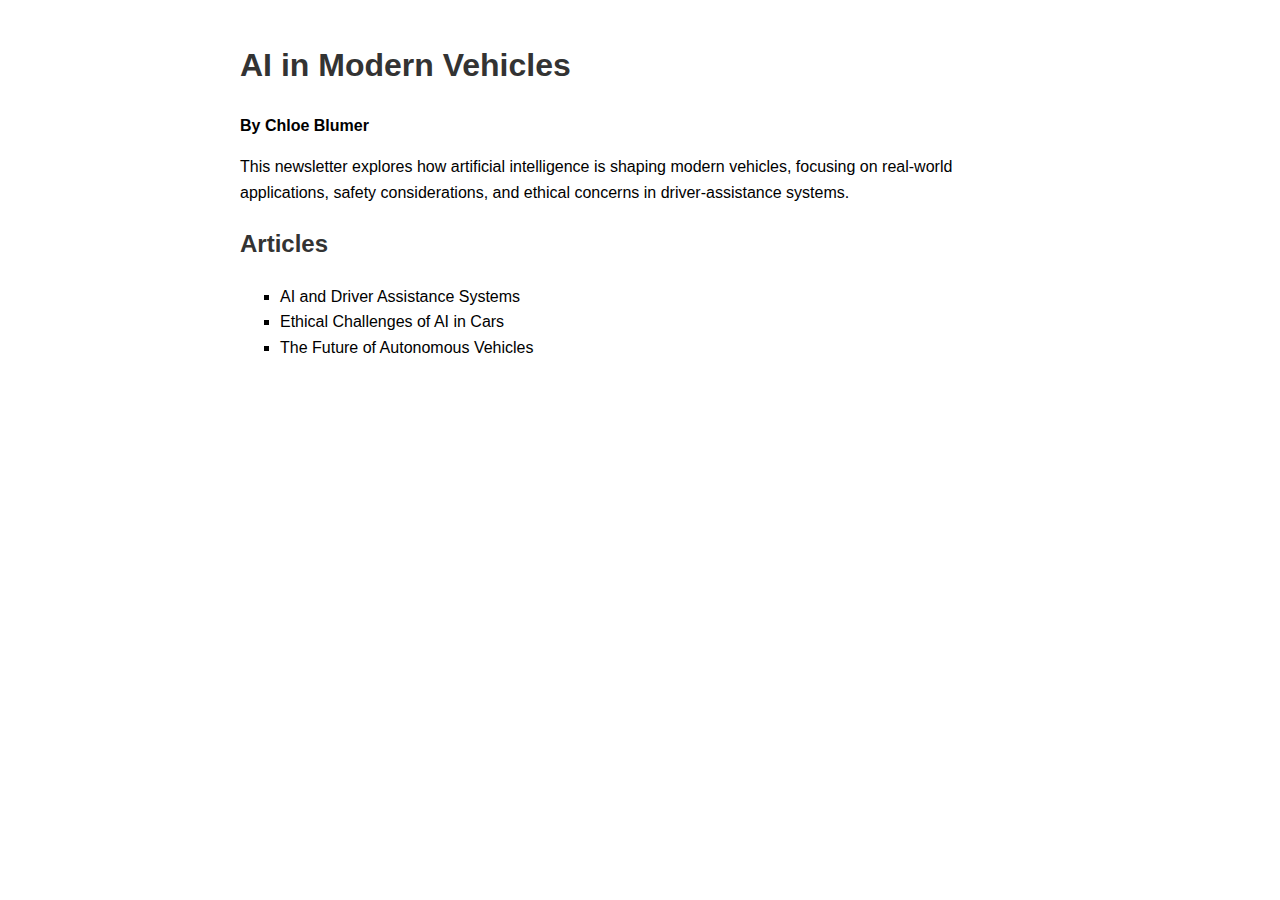
<file: index.htm>
<!DOCTYPE html>
<html lang="en">
<head>
  <meta charset="UTF-8">
  <title>AI in Modern Vehicles</title>
  <style>
    body {
      font-family: Arial, sans-serif;
      max-width: 800px;
      margin: 40px auto;
      line-height: 1.6;
    }
    h1, h2 {
      color: #333;
    }
    ul.post-list {
      list-style-type: square;
    }
  </style>
</head>
<body>

  <h1>AI in Modern Vehicles</h1>
  <p><strong>By Chloe Blumer</strong></p>

  <p>
    This newsletter explores how artificial intelligence is shaping modern vehicles,
    focusing on real-world applications, safety considerations, and ethical concerns
    in driver-assistance systems.
  </p>

  <h2>Articles</h2>
  <ul class="post-list">
    <li>AI and Driver Assistance Systems</li>
    <li>Ethical Challenges of AI in Cars</li>
    <li>The Future of Autonomous Vehicles</li>
  </ul>

</body>
</html>
</file>
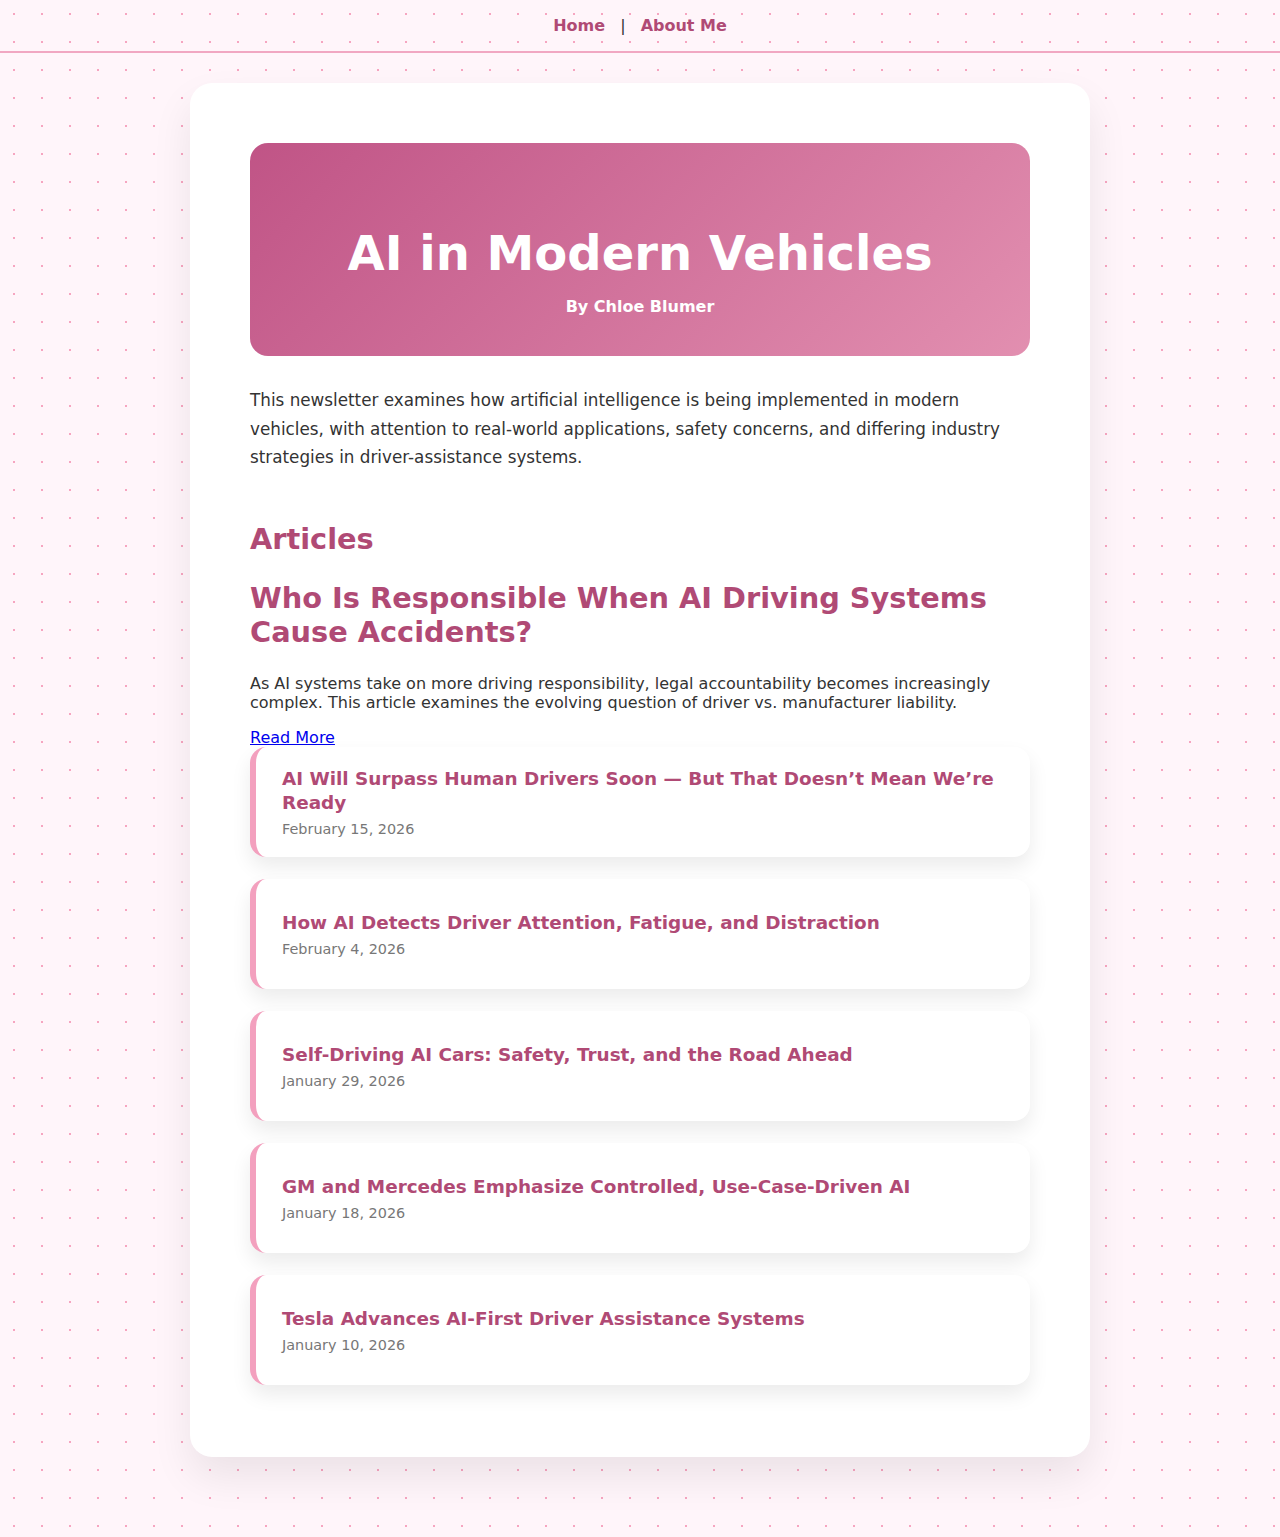
<file: index.html>
<!DOCTYPE html>
<html lang="en">
<head>
  <meta charset="UTF-8">
  <title>AI in Modern Vehicles</title>
  <link rel="stylesheet" href="style.css">
</head>

<body>

  <!-- REQUIRED NAVIGATION -->
  <nav class="top-nav" style="text-align: center; margin-bottom: 30px;">
    <a href="index.html">Home</a>
    <span> | </span>
    <a href="about.html">About Me</a>
  </nav>

  <!-- MAIN NOTEBOOK CARD -->
  <main class="notebook">

    <!-- CENTERED TITLE + NAME -->
    <header style="text-align: center; margin-bottom: 30px;">
      <h1>AI in Modern Vehicles</h1>
      <p class="byline">By Chloe Blumer</p>
    </header>

    <p class="intro">
      This newsletter examines how artificial intelligence is being implemented in modern vehicles,
      with attention to real-world applications, safety concerns, and differing industry strategies
      in driver-assistance systems.
    </p>

    <section class="articles">
      <h2>Articles</h2>

      <ul class="post-list">

       <div class="article-card">
  <h2>Who Is Responsible When AI Driving Systems Cause Accidents?</h2>
  <p>
    As AI systems take on more driving responsibility, legal accountability becomes increasingly complex. This article examines the evolving question of driver vs. manufacturer liability.
  </p>
  <a href="ai-liability.html">Read More</a>
</div>
        
        <!-- AI Safety Research -->
        <li>
          <a class="post-card" href="ai-driving-safety.html">
            <h3>AI Will Surpass Human Drivers Soon — But That Doesn’t Mean We’re Ready</h3>
            <span class="date">February 15, 2026</span>
          </a>
        </li>

        <!-- Driver Monitoring -->
        <li>
          <a class="post-card" href="driver-monitoring-ai.html">
            <h3>How AI Detects Driver Attention, Fatigue, and Distraction</h3>
            <span class="date">February 4, 2026</span>
          </a>
        </li>

        <!-- Self Driving Overview -->
        <li>
          <a class="post-card" href="self-driving-ai-cars.html">
            <h3>Self-Driving AI Cars: Safety, Trust, and the Road Ahead</h3>
            <span class="date">January 29, 2026</span>
          </a>
        </li>

        <!-- GM + Mercedes -->
        <li>
          <a class="post-card" href="gm-mercedes-controlled-use-case-ai.html">
            <h3>GM and Mercedes Emphasize Controlled, Use-Case-Driven AI</h3>
            <span class="date">January 18, 2026</span>
          </a>
        </li>

        <!-- Tesla Article (FIXED) -->
        <li>
          <a class="post-card" href="tesla-advances-ai-first-driver-assistance.html">
            <h3>Tesla Advances AI-First Driver Assistance Systems</h3>
            <span class="date">January 10, 2026</span>
          </a>
        </li>

      </ul>
    </section>

  </main>

</body>
</html>
</file>
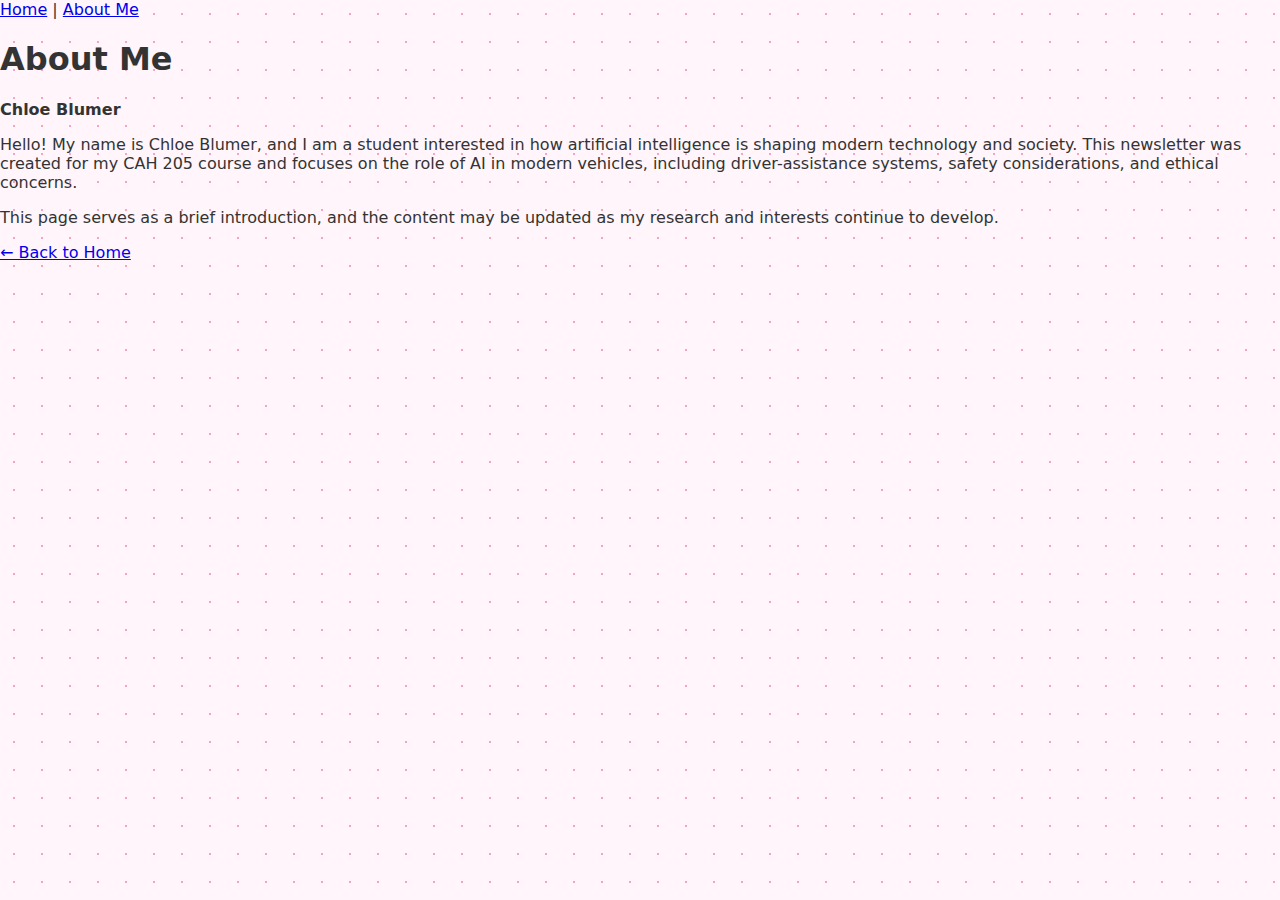
<file: about.html>
<!DOCTYPE html>
<html lang="en">
<head>
  <meta charset="UTF-8">
  <title>About Me</title>
  <link rel="stylesheet" href="style.css">
</head>

<body>
  <nav>
  <a href="index.html">Home</a> |
  <a href="about.html">About Me</a>
</nav>

  <h1>About Me</h1>

  <p><strong>Chloe Blumer</strong></p>

  <p>
    Hello! My name is Chloe Blumer, and I am a student interested in how artificial
    intelligence is shaping modern technology and society. This newsletter was created
    for my CAH 205 course and focuses on the role of AI in modern vehicles, including
    driver-assistance systems, safety considerations, and ethical concerns.
  </p>

  <p>
    This page serves as a brief introduction, and the content may be updated as my
    research and interests continue to develop.
  </p>

  <p>
    <a href="index.html">← Back to Home</a>
  </p>

</body>
</html>
</file>
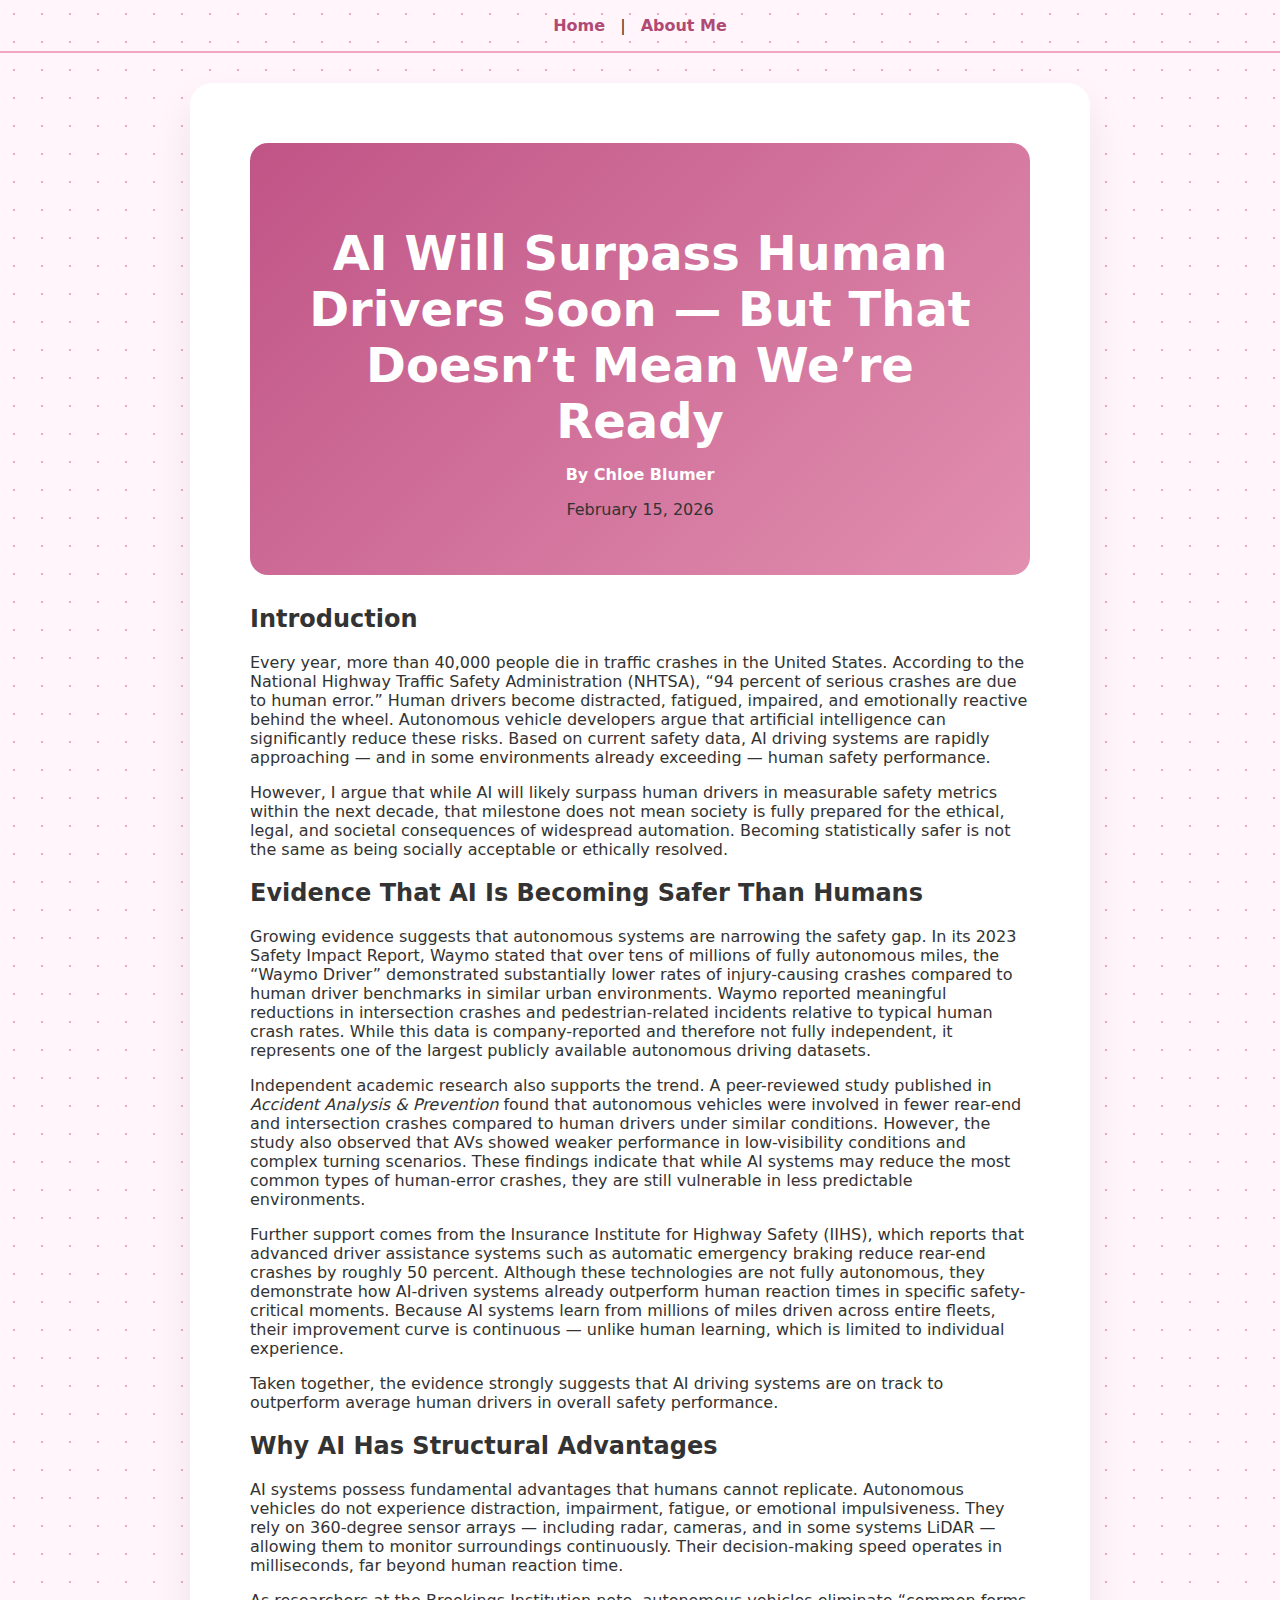
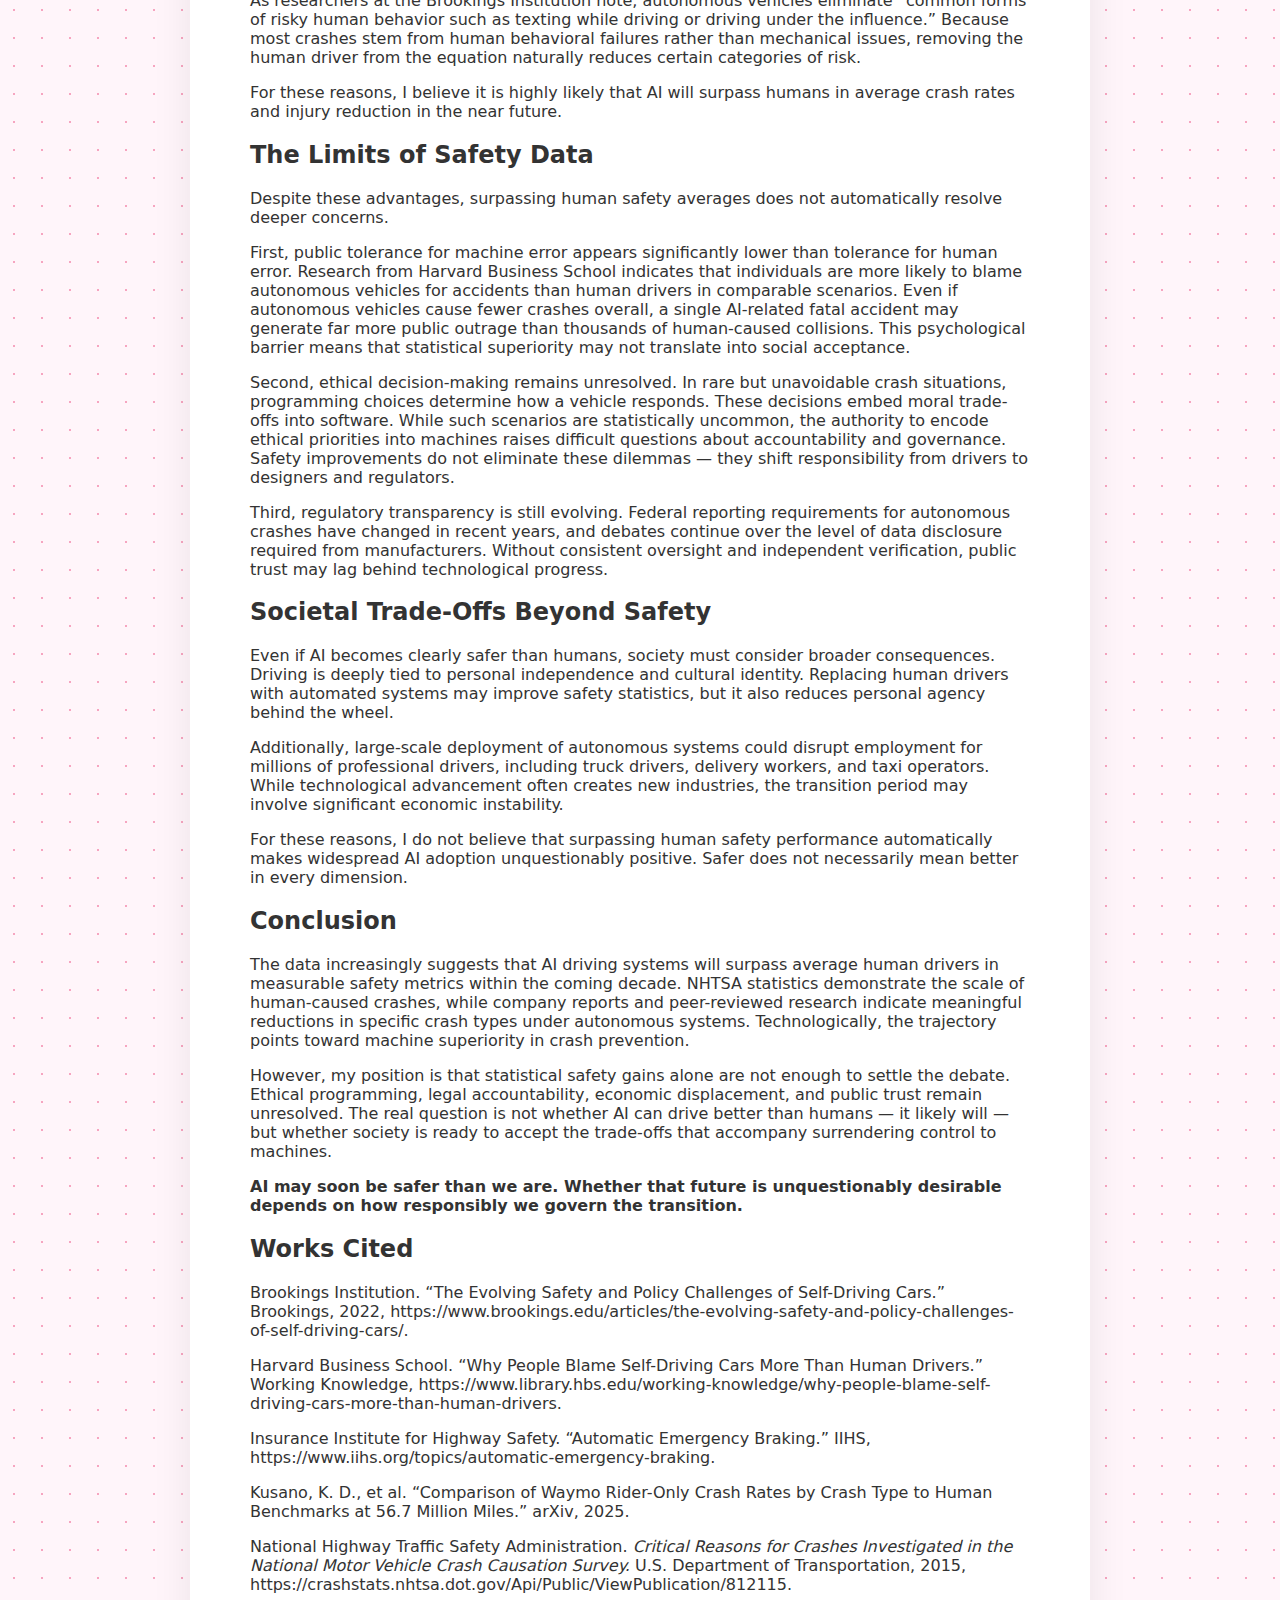
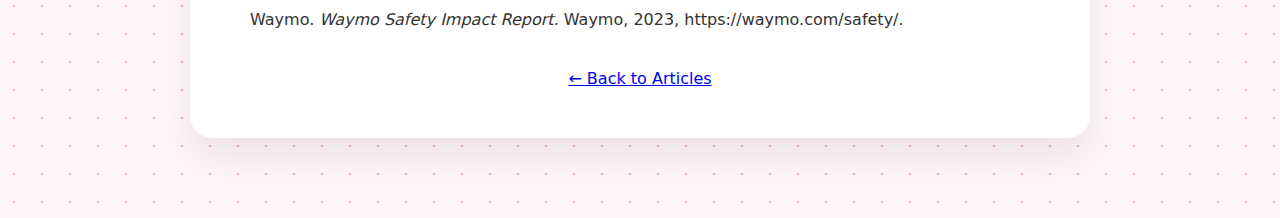
<file: ai-driving-safety.html>
<!DOCTYPE html>
<html lang="en">
<head>
  <meta charset="UTF-8">
  <title>AI Will Surpass Human Drivers Soon</title>
  <link rel="stylesheet" href="style.css">
</head>

<body>

  <!-- NAVIGATION -->
  <nav class="top-nav" style="text-align: center; margin-bottom: 30px;">
    <a href="index.html">Home</a>
    <span> | </span>
    <a href="about.html">About Me</a>
  </nav>

  <!-- NOTEBOOK CARD -->
  <main class="notebook">

    <header style="text-align: center; margin-bottom: 30px;">
      <h1>AI Will Surpass Human Drivers Soon — But That Doesn’t Mean We’re Ready</h1>
      <p class="byline">By Chloe Blumer</p>
      <p class="date">February 15, 2026</p>
    </header>

    <h2>Introduction</h2>
    <p>Every year, more than 40,000 people die in traffic crashes in the United States. According to the National Highway Traffic Safety Administration (NHTSA), “94 percent of serious crashes are due to human error.” Human drivers become distracted, fatigued, impaired, and emotionally reactive behind the wheel. Autonomous vehicle developers argue that artificial intelligence can significantly reduce these risks. Based on current safety data, AI driving systems are rapidly approaching — and in some environments already exceeding — human safety performance.</p>

    <p>However, I argue that while AI will likely surpass human drivers in measurable safety metrics within the next decade, that milestone does not mean society is fully prepared for the ethical, legal, and societal consequences of widespread automation. Becoming statistically safer is not the same as being socially acceptable or ethically resolved.</p>

    <h2>Evidence That AI Is Becoming Safer Than Humans</h2>
    <p>Growing evidence suggests that autonomous systems are narrowing the safety gap. In its 2023 Safety Impact Report, Waymo stated that over tens of millions of fully autonomous miles, the “Waymo Driver” demonstrated substantially lower rates of injury-causing crashes compared to human driver benchmarks in similar urban environments. Waymo reported meaningful reductions in intersection crashes and pedestrian-related incidents relative to typical human crash rates. While this data is company-reported and therefore not fully independent, it represents one of the largest publicly available autonomous driving datasets.</p>

    <p>Independent academic research also supports the trend. A peer-reviewed study published in <em>Accident Analysis & Prevention</em> found that autonomous vehicles were involved in fewer rear-end and intersection crashes compared to human drivers under similar conditions. However, the study also observed that AVs showed weaker performance in low-visibility conditions and complex turning scenarios. These findings indicate that while AI systems may reduce the most common types of human-error crashes, they are still vulnerable in less predictable environments.</p>

    <p>Further support comes from the Insurance Institute for Highway Safety (IIHS), which reports that advanced driver assistance systems such as automatic emergency braking reduce rear-end crashes by roughly 50 percent. Although these technologies are not fully autonomous, they demonstrate how AI-driven systems already outperform human reaction times in specific safety-critical moments. Because AI systems learn from millions of miles driven across entire fleets, their improvement curve is continuous — unlike human learning, which is limited to individual experience.</p>

    <p>Taken together, the evidence strongly suggests that AI driving systems are on track to outperform average human drivers in overall safety performance.</p>

    <h2>Why AI Has Structural Advantages</h2>
    <p>AI systems possess fundamental advantages that humans cannot replicate. Autonomous vehicles do not experience distraction, impairment, fatigue, or emotional impulsiveness. They rely on 360-degree sensor arrays — including radar, cameras, and in some systems LiDAR — allowing them to monitor surroundings continuously. Their decision-making speed operates in milliseconds, far beyond human reaction time.</p>

    <p>As researchers at the Brookings Institution note, autonomous vehicles eliminate “common forms of risky human behavior such as texting while driving or driving under the influence.” Because most crashes stem from human behavioral failures rather than mechanical issues, removing the human driver from the equation naturally reduces certain categories of risk.</p>

    <p>For these reasons, I believe it is highly likely that AI will surpass humans in average crash rates and injury reduction in the near future.</p>

    <h2>The Limits of Safety Data</h2>
    <p>Despite these advantages, surpassing human safety averages does not automatically resolve deeper concerns.</p>

    <p>First, public tolerance for machine error appears significantly lower than tolerance for human error. Research from Harvard Business School indicates that individuals are more likely to blame autonomous vehicles for accidents than human drivers in comparable scenarios. Even if autonomous vehicles cause fewer crashes overall, a single AI-related fatal accident may generate far more public outrage than thousands of human-caused collisions. This psychological barrier means that statistical superiority may not translate into social acceptance.</p>

    <p>Second, ethical decision-making remains unresolved. In rare but unavoidable crash situations, programming choices determine how a vehicle responds. These decisions embed moral trade-offs into software. While such scenarios are statistically uncommon, the authority to encode ethical priorities into machines raises difficult questions about accountability and governance. Safety improvements do not eliminate these dilemmas — they shift responsibility from drivers to designers and regulators.</p>

    <p>Third, regulatory transparency is still evolving. Federal reporting requirements for autonomous crashes have changed in recent years, and debates continue over the level of data disclosure required from manufacturers. Without consistent oversight and independent verification, public trust may lag behind technological progress.</p>

    <h2>Societal Trade-Offs Beyond Safety</h2>
    <p>Even if AI becomes clearly safer than humans, society must consider broader consequences. Driving is deeply tied to personal independence and cultural identity. Replacing human drivers with automated systems may improve safety statistics, but it also reduces personal agency behind the wheel.</p>

    <p>Additionally, large-scale deployment of autonomous systems could disrupt employment for millions of professional drivers, including truck drivers, delivery workers, and taxi operators. While technological advancement often creates new industries, the transition period may involve significant economic instability.</p>

    <p>For these reasons, I do not believe that surpassing human safety performance automatically makes widespread AI adoption unquestionably positive. Safer does not necessarily mean better in every dimension.</p>

    <h2>Conclusion</h2>
    <p>The data increasingly suggests that AI driving systems will surpass average human drivers in measurable safety metrics within the coming decade. NHTSA statistics demonstrate the scale of human-caused crashes, while company reports and peer-reviewed research indicate meaningful reductions in specific crash types under autonomous systems. Technologically, the trajectory points toward machine superiority in crash prevention.</p>

    <p>However, my position is that statistical safety gains alone are not enough to settle the debate. Ethical programming, legal accountability, economic displacement, and public trust remain unresolved. The real question is not whether AI can drive better than humans — it likely will — but whether society is ready to accept the trade-offs that accompany surrendering control to machines.</p>

    <p><strong>AI may soon be safer than we are. Whether that future is unquestionably desirable depends on how responsibly we govern the transition.</strong></p>

    <h2>Works Cited</h2>

    <p>Brookings Institution. “The Evolving Safety and Policy Challenges of Self-Driving Cars.” Brookings, 2022, https://www.brookings.edu/articles/the-evolving-safety-and-policy-challenges-of-self-driving-cars/.</p>

    <p>Harvard Business School. “Why People Blame Self-Driving Cars More Than Human Drivers.” Working Knowledge, https://www.library.hbs.edu/working-knowledge/why-people-blame-self-driving-cars-more-than-human-drivers.</p>

    <p>Insurance Institute for Highway Safety. “Automatic Emergency Braking.” IIHS, https://www.iihs.org/topics/automatic-emergency-braking.</p>

    <p>Kusano, K. D., et al. “Comparison of Waymo Rider-Only Crash Rates by Crash Type to Human Benchmarks at 56.7 Million Miles.” arXiv, 2025.</p>

    <p>National Highway Traffic Safety Administration. <em>Critical Reasons for Crashes Investigated in the National Motor Vehicle Crash Causation Survey.</em> U.S. Department of Transportation, 2015, https://crashstats.nhtsa.dot.gov/Api/Public/ViewPublication/812115.</p>

    <p>Waymo. <em>Waymo Safety Impact Report.</em> Waymo, 2023, https://waymo.com/safety/.</p>

    <div style="text-align: center; margin-top: 40px;">
  <a href="index.html" class="back-button">← Back to Articles</a>
</div>

    
  </main>

</body>
</html>
</file>
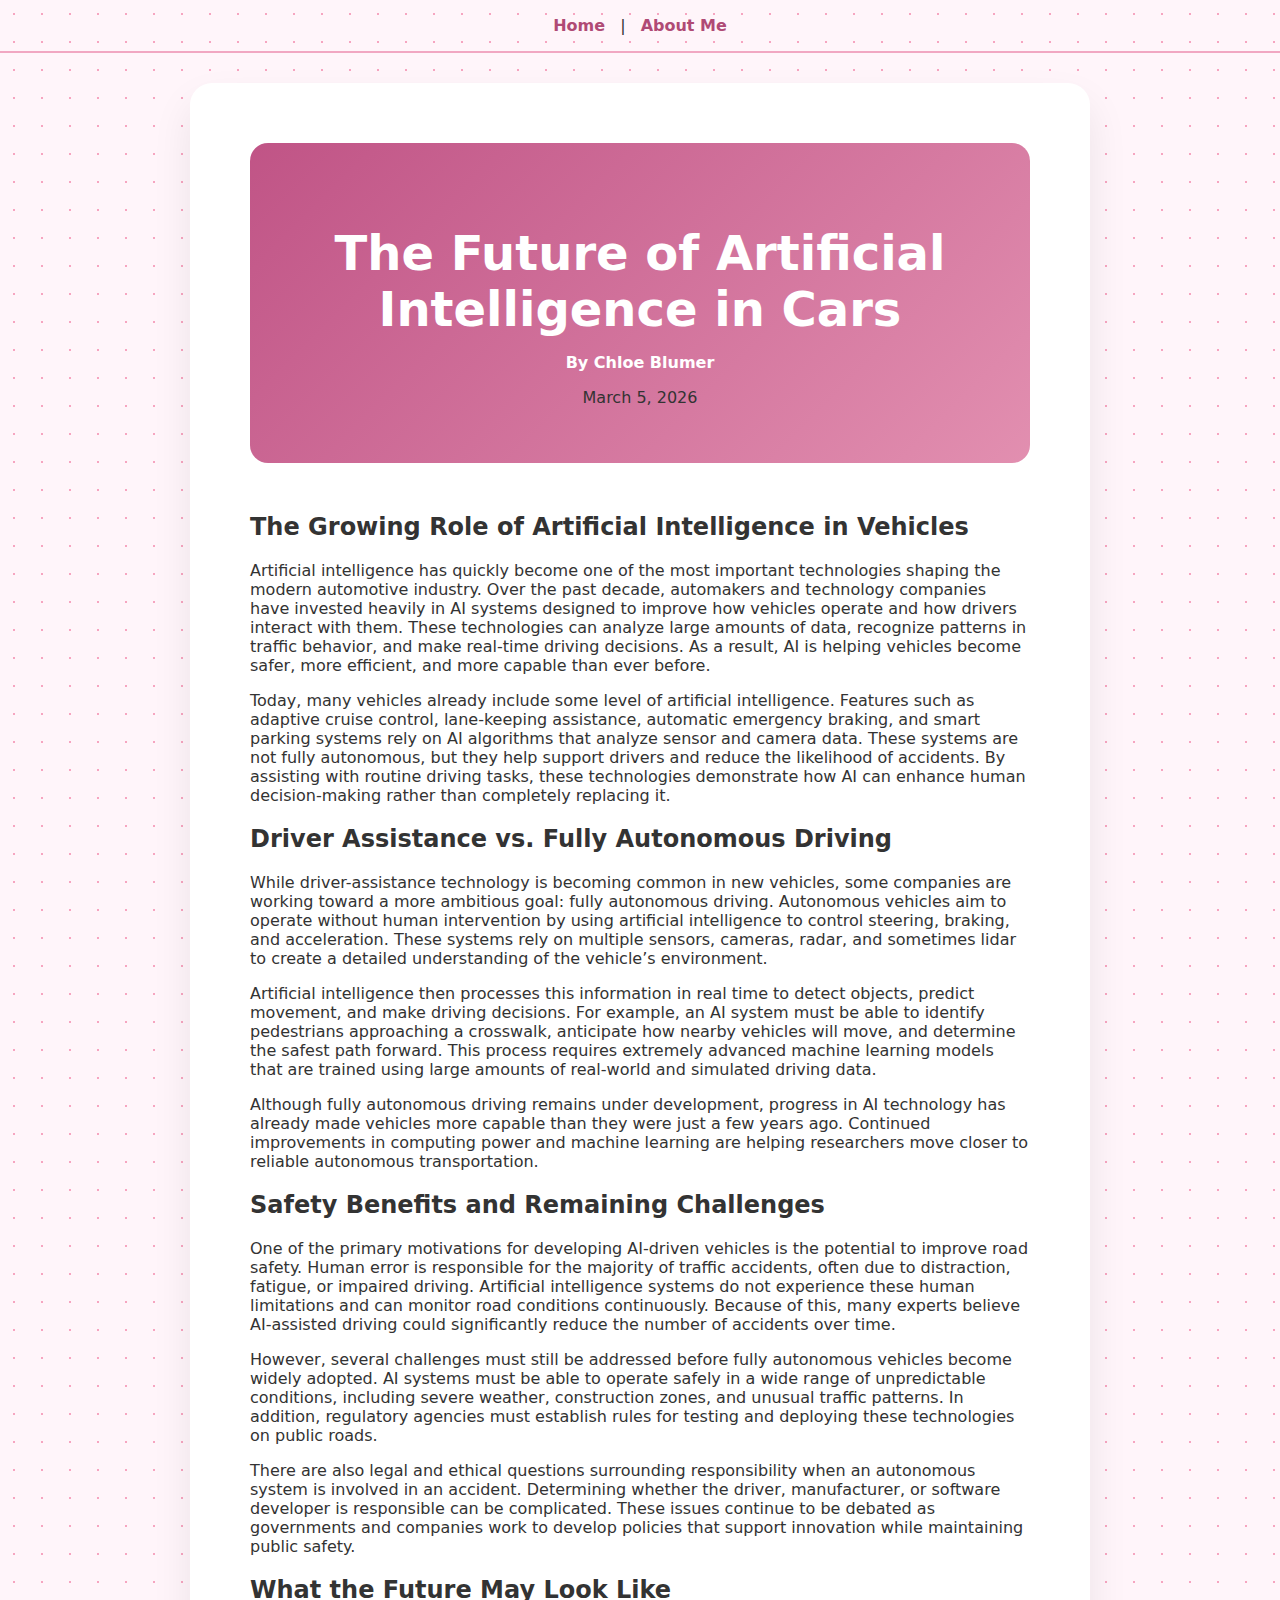
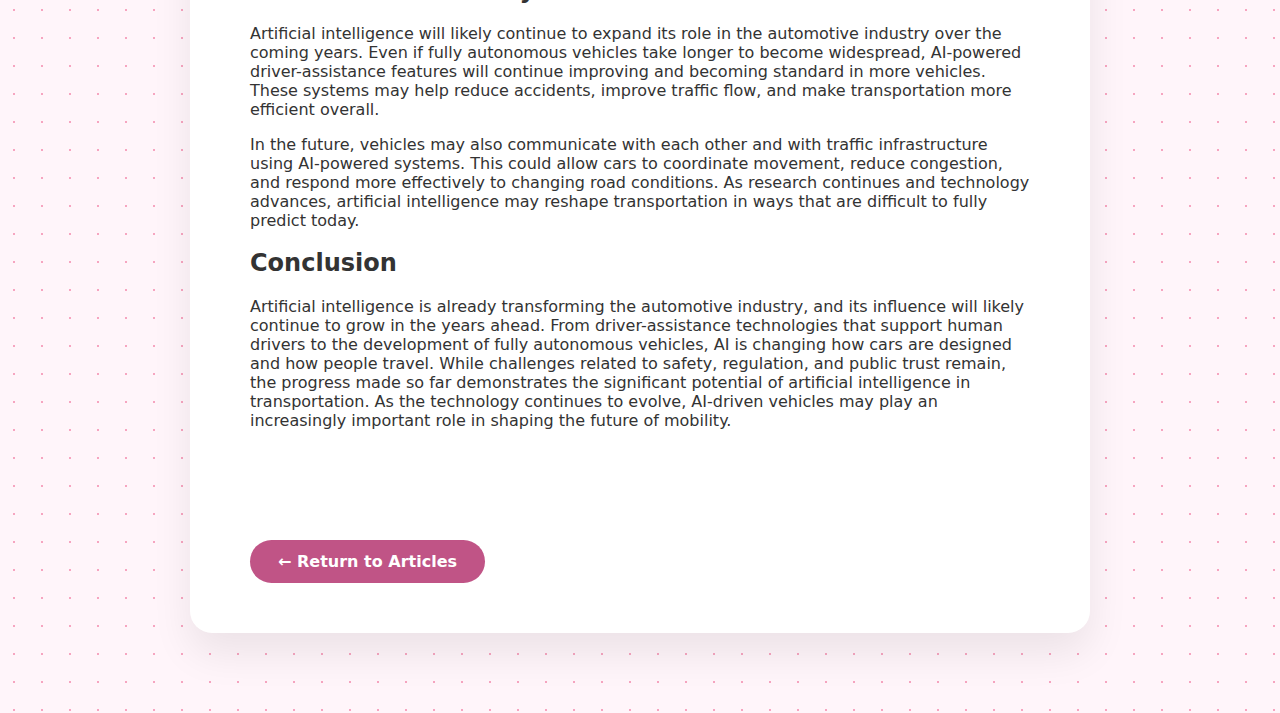
<file: ai-future-cars.html>
<!DOCTYPE html>
<html lang="en">
<head>
  <meta charset="UTF-8">
  <title>The Future of Artificial Intelligence in Cars</title>
  <link rel="stylesheet" href="style.css">
</head>

<body>

  <!-- NAVIGATION -->
  <nav class="top-nav" style="text-align: center; margin-bottom: 30px;">
    <a href="index.html">Home</a>
    <span> | </span>
    <a href="about.html">About Me</a>
  </nav>

  <!-- MAIN NOTEBOOK CARD -->
  <main class="notebook">

    <!-- PINK HEADER CARD -->
    <header style="text-align:center; margin-bottom:50px;">
      <div class="article-header">
        <h1>The Future of Artificial Intelligence in Cars</h1>
        <p class="byline">By Chloe Blumer</p>
        <p class="date">March 5, 2026</p>
      </div>
    </header>


    <h2>The Growing Role of Artificial Intelligence in Vehicles</h2>

    <p>
    Artificial intelligence has quickly become one of the most important technologies shaping the modern automotive industry. Over the past decade, automakers and technology companies have invested heavily in AI systems designed to improve how vehicles operate and how drivers interact with them. These technologies can analyze large amounts of data, recognize patterns in traffic behavior, and make real-time driving decisions. As a result, AI is helping vehicles become safer, more efficient, and more capable than ever before.
    </p>

    <p>
    Today, many vehicles already include some level of artificial intelligence. Features such as adaptive cruise control, lane-keeping assistance, automatic emergency braking, and smart parking systems rely on AI algorithms that analyze sensor and camera data. These systems are not fully autonomous, but they help support drivers and reduce the likelihood of accidents. By assisting with routine driving tasks, these technologies demonstrate how AI can enhance human decision-making rather than completely replacing it.
    </p>


    <h2>Driver Assistance vs. Fully Autonomous Driving</h2>

    <p>
    While driver-assistance technology is becoming common in new vehicles, some companies are working toward a more ambitious goal: fully autonomous driving. Autonomous vehicles aim to operate without human intervention by using artificial intelligence to control steering, braking, and acceleration. These systems rely on multiple sensors, cameras, radar, and sometimes lidar to create a detailed understanding of the vehicle’s environment.
    </p>

    <p>
    Artificial intelligence then processes this information in real time to detect objects, predict movement, and make driving decisions. For example, an AI system must be able to identify pedestrians approaching a crosswalk, anticipate how nearby vehicles will move, and determine the safest path forward. This process requires extremely advanced machine learning models that are trained using large amounts of real-world and simulated driving data.
    </p>

    <p>
    Although fully autonomous driving remains under development, progress in AI technology has already made vehicles more capable than they were just a few years ago. Continued improvements in computing power and machine learning are helping researchers move closer to reliable autonomous transportation.
    </p>


    <h2>Safety Benefits and Remaining Challenges</h2>

    <p>
    One of the primary motivations for developing AI-driven vehicles is the potential to improve road safety. Human error is responsible for the majority of traffic accidents, often due to distraction, fatigue, or impaired driving. Artificial intelligence systems do not experience these human limitations and can monitor road conditions continuously. Because of this, many experts believe AI-assisted driving could significantly reduce the number of accidents over time.
    </p>

    <p>
    However, several challenges must still be addressed before fully autonomous vehicles become widely adopted. AI systems must be able to operate safely in a wide range of unpredictable conditions, including severe weather, construction zones, and unusual traffic patterns. In addition, regulatory agencies must establish rules for testing and deploying these technologies on public roads.
    </p>

    <p>
    There are also legal and ethical questions surrounding responsibility when an autonomous system is involved in an accident. Determining whether the driver, manufacturer, or software developer is responsible can be complicated. These issues continue to be debated as governments and companies work to develop policies that support innovation while maintaining public safety.
    </p>


    <h2>What the Future May Look Like</h2>

    <p>
    Artificial intelligence will likely continue to expand its role in the automotive industry over the coming years. Even if fully autonomous vehicles take longer to become widespread, AI-powered driver-assistance features will continue improving and becoming standard in more vehicles. These systems may help reduce accidents, improve traffic flow, and make transportation more efficient overall.
    </p>

    <p>
    In the future, vehicles may also communicate with each other and with traffic infrastructure using AI-powered systems. This could allow cars to coordinate movement, reduce congestion, and respond more effectively to changing road conditions. As research continues and technology advances, artificial intelligence may reshape transportation in ways that are difficult to fully predict today.
    </p>


    <h2>Conclusion</h2>

    <p>
    Artificial intelligence is already transforming the automotive industry, and its influence will likely continue to grow in the years ahead. From driver-assistance technologies that support human drivers to the development of fully autonomous vehicles, AI is changing how cars are designed and how people travel. While challenges related to safety, regulation, and public trust remain, the progress made so far demonstrates the significant potential of artificial intelligence in transportation. As the technology continues to evolve, AI-driven vehicles may play an increasingly important role in shaping the future of mobility.
    </p>


    <div style="margin-top:50px;">
      <a href="index.html" class="return-button">← Return to Articles</a>
    </div>

  </main>

</body>
</html>
</file>
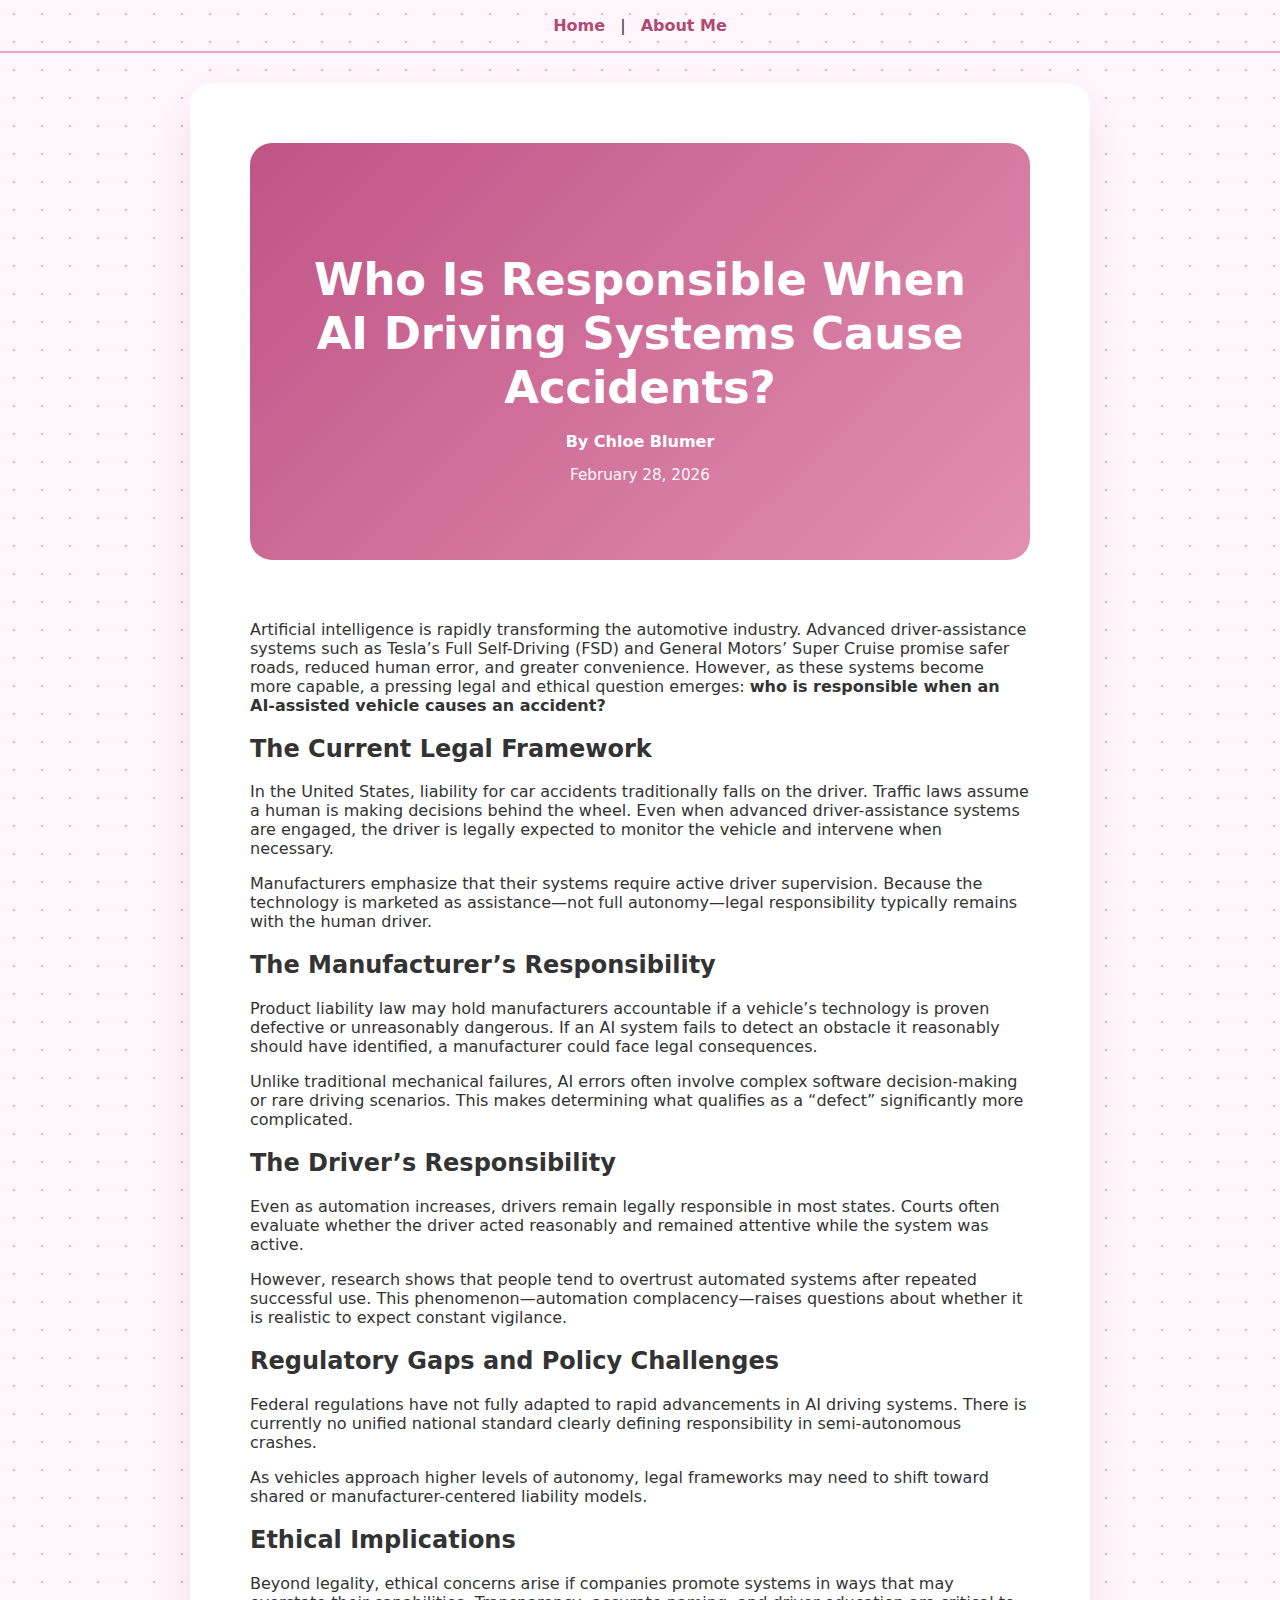
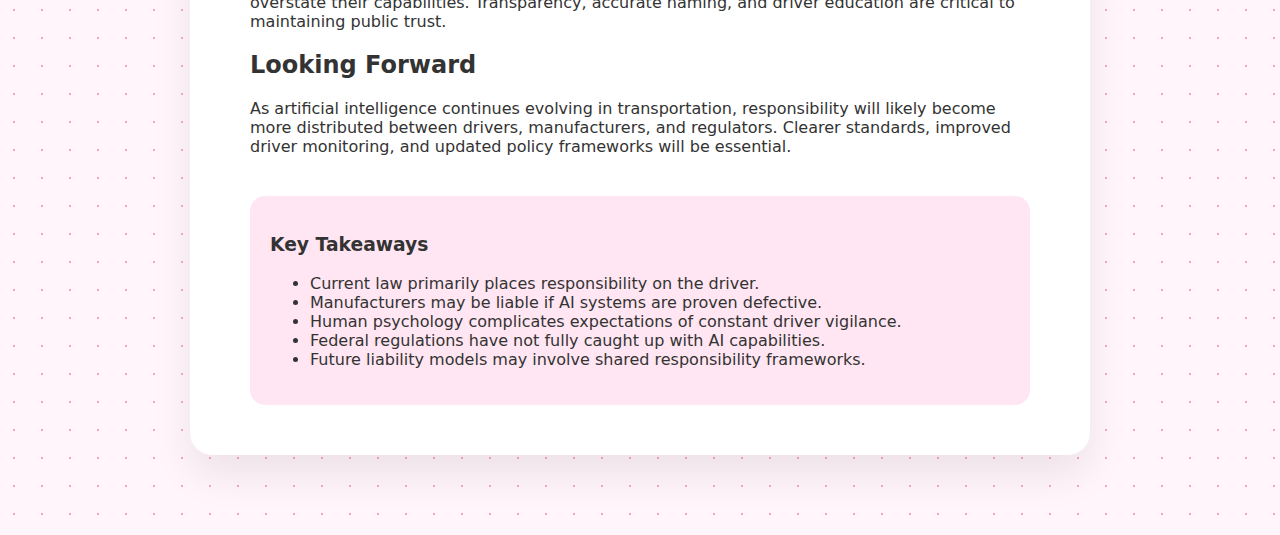
<file: ai-liability.html>
<!DOCTYPE html>
<html lang="en">
<head>
  <meta charset="UTF-8">
  <title>Who Is Responsible When AI Driving Systems Cause Accidents?</title>
  <link rel="stylesheet" href="style.css">
</head>

<body>

  <!-- REQUIRED NAVIGATION -->
  <nav class="top-nav" style="text-align: center; margin-bottom: 30px;">
    <a href="index.html">Home</a>
    <span> | </span>
    <a href="about.html">About Me</a>
  </nav>

  <!-- MAIN CONTENT CARD -->
  <main class="notebook">

    <!-- CENTERED TITLE + NAME -->
    <!-- HERO SECTION -->
<section class="article-hero">
  <h1>Who Is Responsible When AI Driving Systems Cause Accidents?</h1>
  <p class="byline">By Chloe Blumer</p>
  <p class="date">February 28, 2026</p>
</section>

    <p>
      Artificial intelligence is rapidly transforming the automotive industry. Advanced driver-assistance systems such as Tesla’s Full Self-Driving (FSD) and General Motors’ Super Cruise promise safer roads, reduced human error, and greater convenience. However, as these systems become more capable, a pressing legal and ethical question emerges: <strong>who is responsible when an AI-assisted vehicle causes an accident?</strong>
    </p>

    <h2>The Current Legal Framework</h2>
    <p>
      In the United States, liability for car accidents traditionally falls on the driver. Traffic laws assume a human is making decisions behind the wheel. Even when advanced driver-assistance systems are engaged, the driver is legally expected to monitor the vehicle and intervene when necessary.
    </p>
    <p>
      Manufacturers emphasize that their systems require active driver supervision. Because the technology is marketed as assistance—not full autonomy—legal responsibility typically remains with the human driver.
    </p>

    <h2>The Manufacturer’s Responsibility</h2>
    <p>
      Product liability law may hold manufacturers accountable if a vehicle’s technology is proven defective or unreasonably dangerous. If an AI system fails to detect an obstacle it reasonably should have identified, a manufacturer could face legal consequences.
    </p>
    <p>
      Unlike traditional mechanical failures, AI errors often involve complex software decision-making or rare driving scenarios. This makes determining what qualifies as a “defect” significantly more complicated.
    </p>

    <h2>The Driver’s Responsibility</h2>
    <p>
      Even as automation increases, drivers remain legally responsible in most states. Courts often evaluate whether the driver acted reasonably and remained attentive while the system was active.
    </p>
    <p>
      However, research shows that people tend to overtrust automated systems after repeated successful use. This phenomenon—automation complacency—raises questions about whether it is realistic to expect constant vigilance.
    </p>

    <h2>Regulatory Gaps and Policy Challenges</h2>
    <p>
      Federal regulations have not fully adapted to rapid advancements in AI driving systems. There is currently no unified national standard clearly defining responsibility in semi-autonomous crashes.
    </p>
    <p>
      As vehicles approach higher levels of autonomy, legal frameworks may need to shift toward shared or manufacturer-centered liability models.
    </p>

    <h2>Ethical Implications</h2>
    <p>
      Beyond legality, ethical concerns arise if companies promote systems in ways that may overstate their capabilities. Transparency, accurate naming, and driver education are critical to maintaining public trust.
    </p>

    <h2>Looking Forward</h2>
    <p>
      As artificial intelligence continues evolving in transportation, responsibility will likely become more distributed between drivers, manufacturers, and regulators. Clearer standards, improved driver monitoring, and updated policy frameworks will be essential.
    </p>

    <!-- KEY TAKEAWAYS BOX -->
    <div style="background-color: #ffe6f2; padding: 20px; border-radius: 15px; margin-top: 40px;">
      <h3>Key Takeaways</h3>
      <ul>
        <li>Current law primarily places responsibility on the driver.</li>
        <li>Manufacturers may be liable if AI systems are proven defective.</li>
        <li>Human psychology complicates expectations of constant driver vigilance.</li>
        <li>Federal regulations have not fully caught up with AI capabilities.</li>
        <li>Future liability models may involve shared responsibility frameworks.</li>
      </ul>
    </div>

  </main>

</body>
</html>
</file>
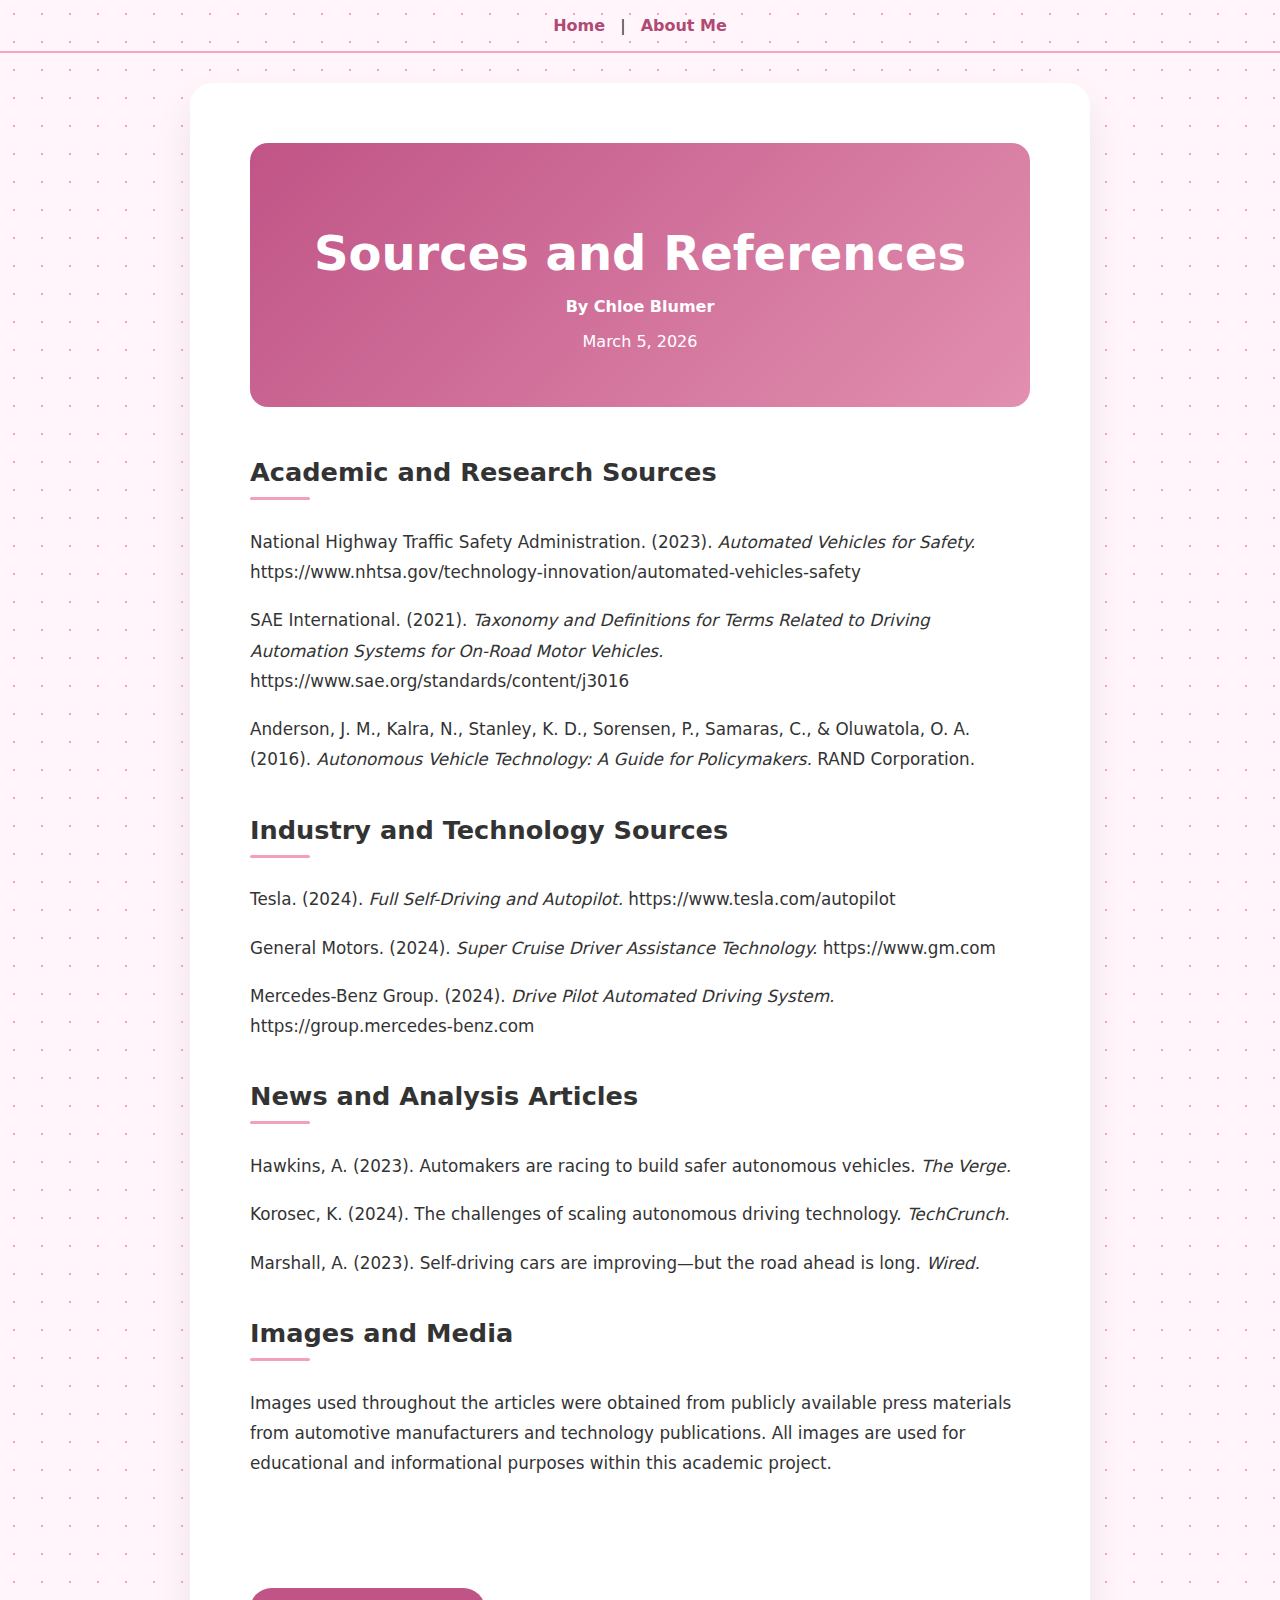
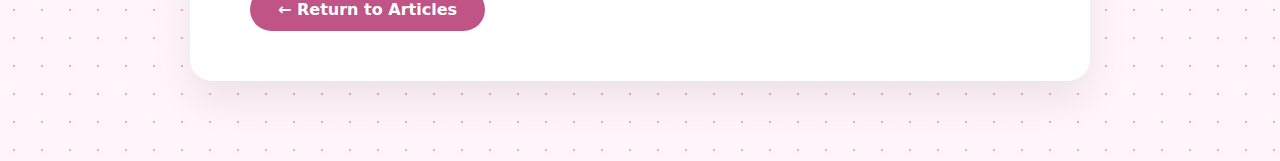
<file: ai-sources.html>
<!DOCTYPE html>
<html lang="en">
<head>
  <meta charset="UTF-8">
  <title>Sources and References</title>
  <link rel="stylesheet" href="style.css">
</head>

<body>

  <!-- NAVIGATION -->
  <nav class="top-nav" style="text-align: center; margin-bottom: 30px;">
    <a href="index.html">Home</a>
    <span> | </span>
    <a href="about.html">About Me</a>
  </nav>

  <!-- MAIN NOTEBOOK CARD -->
  <main class="notebook">

    <!-- PINK HEADER -->
    <header style="text-align:center; margin-bottom:50px;">
      <div class="article-header">
        <h1>Sources and References</h1>
        <p class="byline">By Chloe Blumer</p>
        <p class="date" style="color:white;">March 5, 2026</p>
      </div>
    </header>

    <!-- ARTICLE CONTENT WRAPPER -->
    <div class="article-content">

      <h2>Academic and Research Sources</h2>

      <p>
      National Highway Traffic Safety Administration. (2023). <em>Automated Vehicles for Safety.</em>
      https://www.nhtsa.gov/technology-innovation/automated-vehicles-safety
      </p>

      <p>
      SAE International. (2021). <em>Taxonomy and Definitions for Terms Related to Driving Automation Systems for On-Road Motor Vehicles.</em>
      https://www.sae.org/standards/content/j3016
      </p>

      <p>
      Anderson, J. M., Kalra, N., Stanley, K. D., Sorensen, P., Samaras, C., & Oluwatola, O. A. (2016).
      <em>Autonomous Vehicle Technology: A Guide for Policymakers.</em> RAND Corporation.
      </p>


      <h2>Industry and Technology Sources</h2>

      <p>
      Tesla. (2024). <em>Full Self-Driving and Autopilot.</em>
      https://www.tesla.com/autopilot
      </p>

      <p>
      General Motors. (2024). <em>Super Cruise Driver Assistance Technology.</em>
      https://www.gm.com
      </p>

      <p>
      Mercedes-Benz Group. (2024). <em>Drive Pilot Automated Driving System.</em>
      https://group.mercedes-benz.com
      </p>


      <h2>News and Analysis Articles</h2>

      <p>
      Hawkins, A. (2023). Automakers are racing to build safer autonomous vehicles.
      <em>The Verge.</em>
      </p>

      <p>
      Korosec, K. (2024). The challenges of scaling autonomous driving technology.
      <em>TechCrunch.</em>
      </p>

      <p>
      Marshall, A. (2023). Self-driving cars are improving—but the road ahead is long.
      <em>Wired.</em>
      </p>


      <h2>Images and Media</h2>

      <p>
      Images used throughout the articles were obtained from publicly available press
      materials from automotive manufacturers and technology publications. All images
      are used for educational and informational purposes within this academic project.
      </p>

    </div>

    <div style="margin-top:50px;">
      <a href="index.html" class="return-button">← Return to Articles</a>
    </div>

  </main>

</body>
</html>
</file>
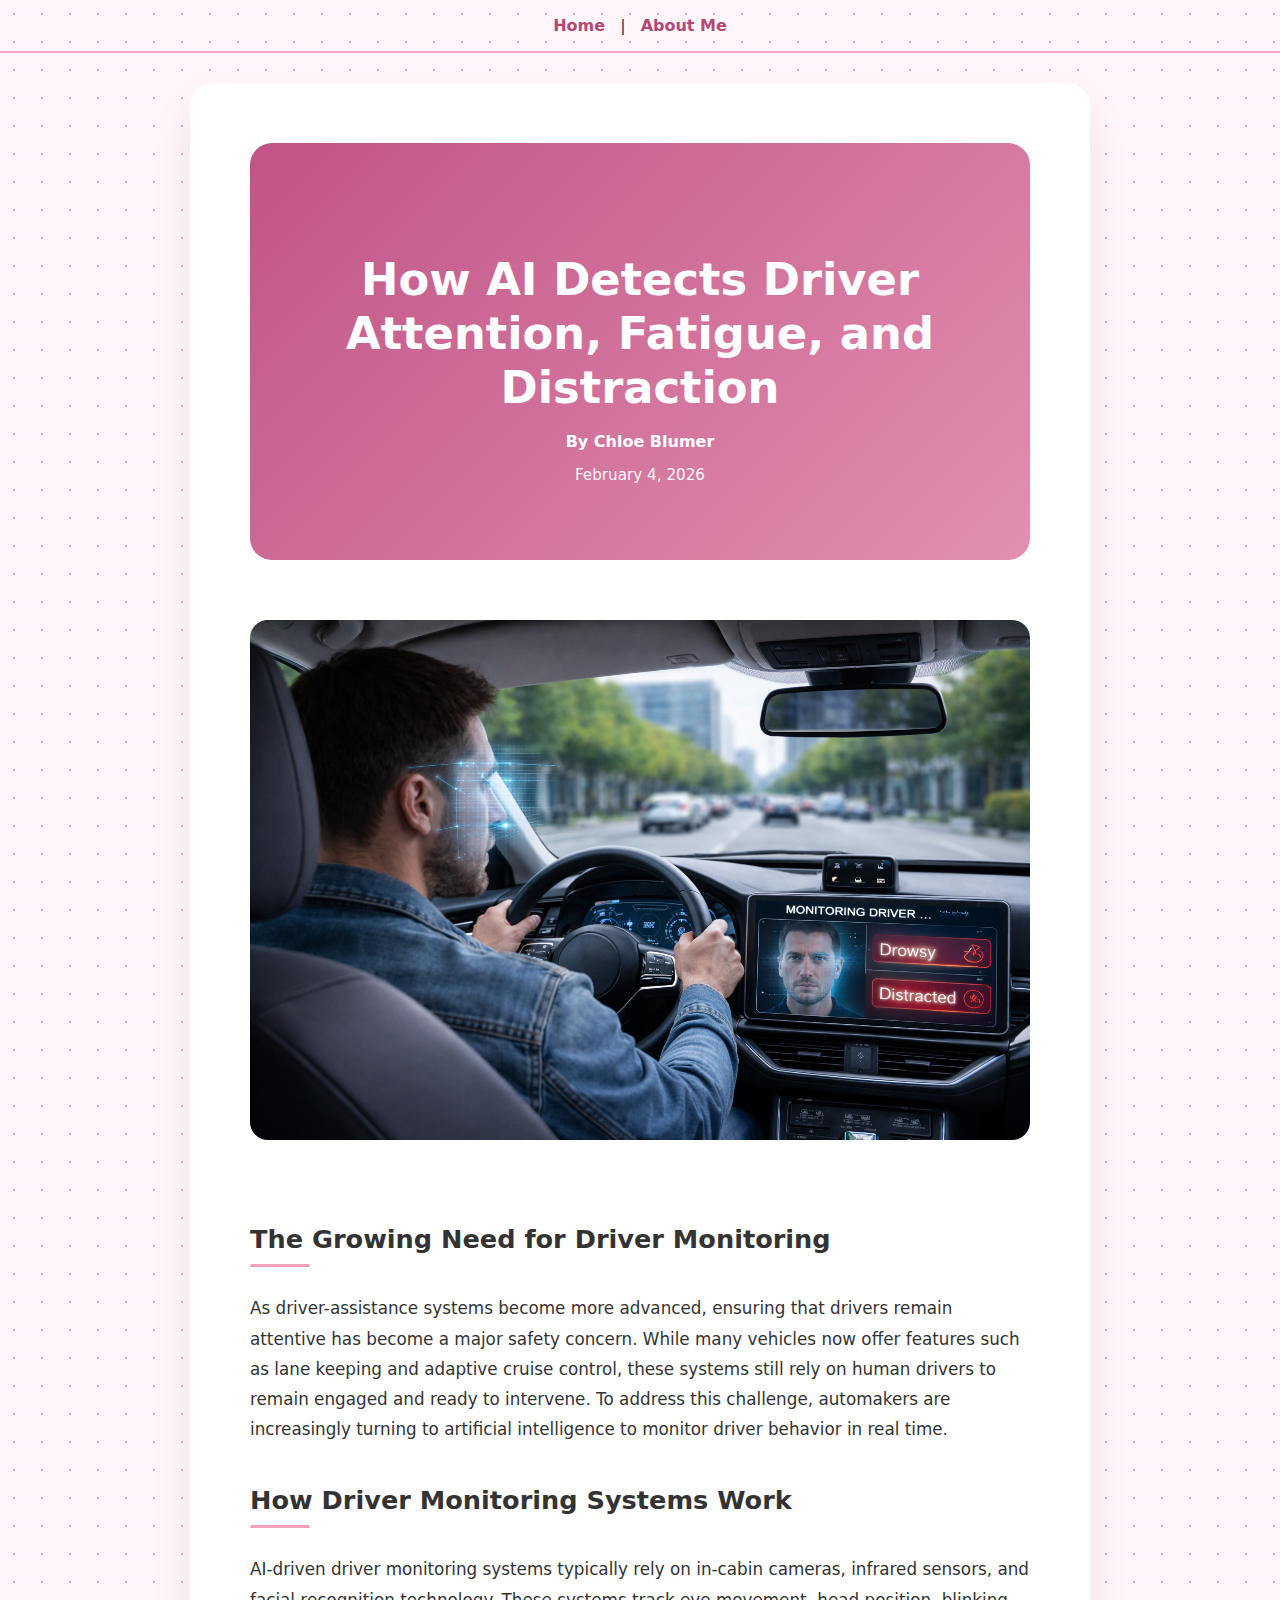
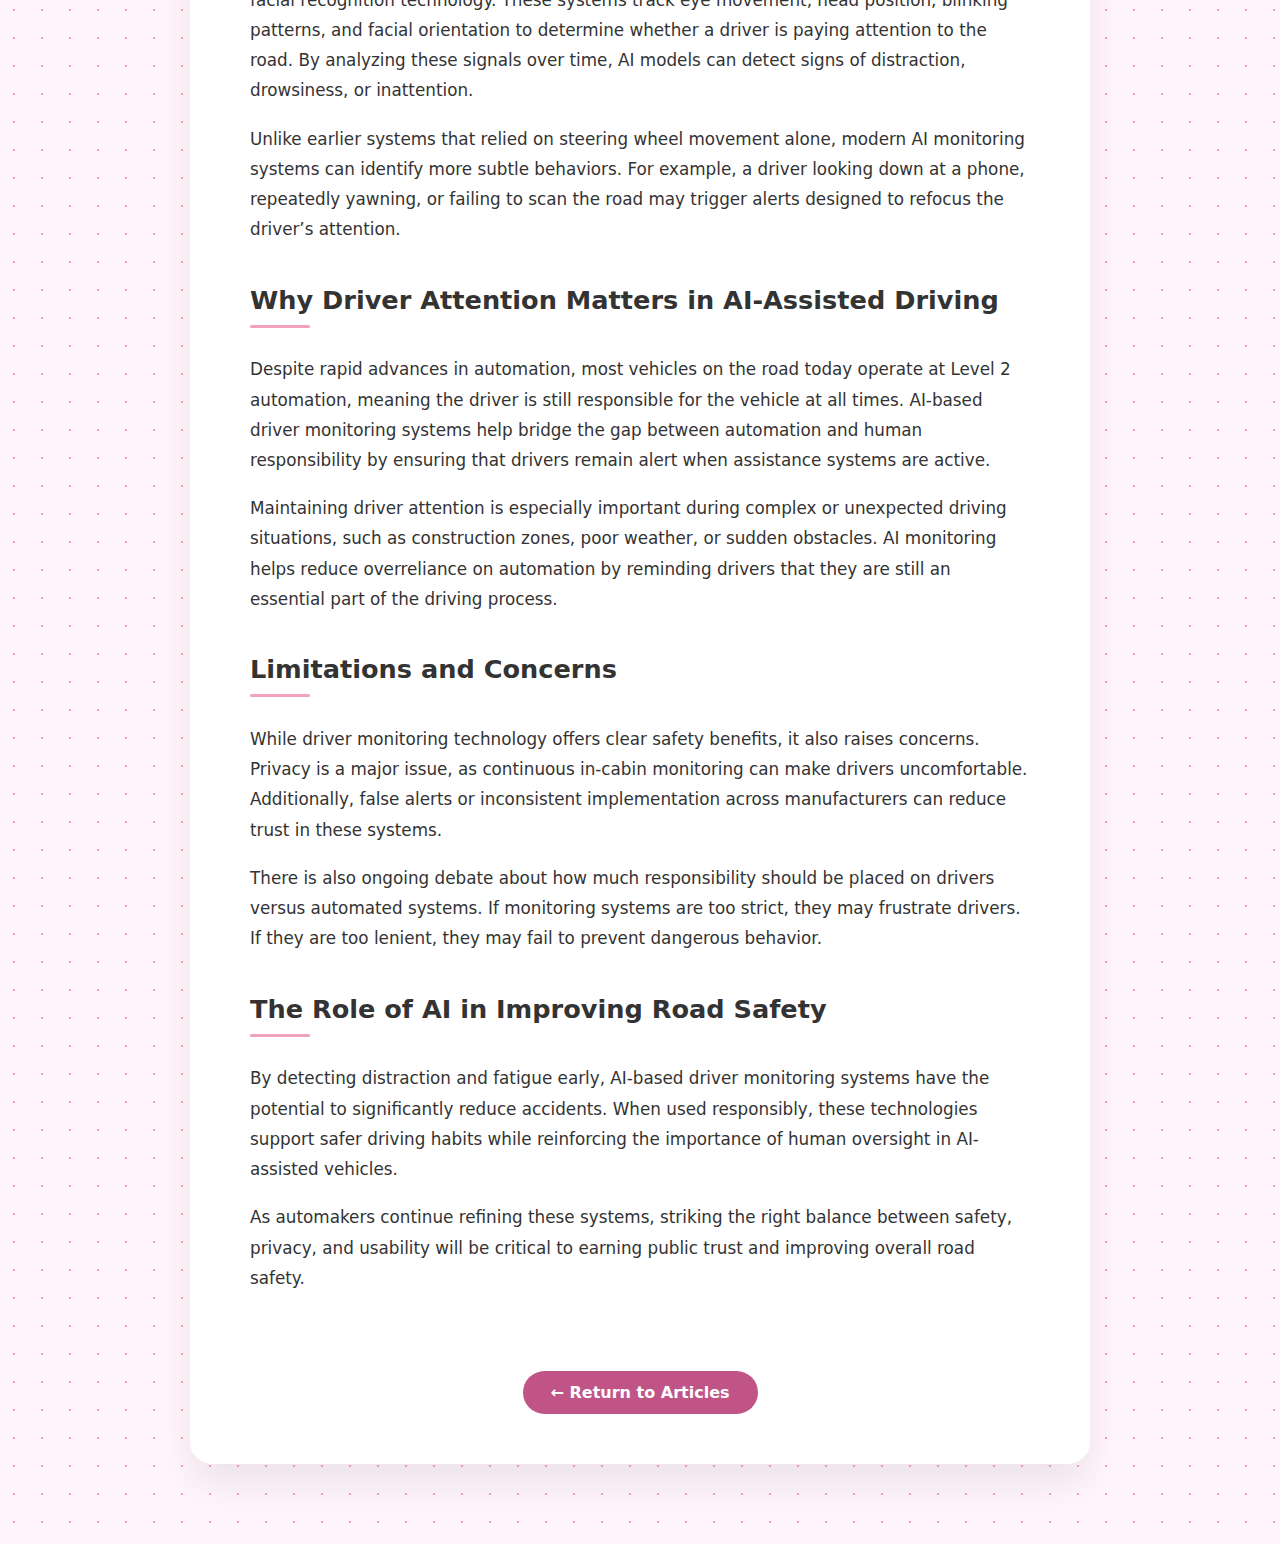
<file: driver-monitoring-ai.html>
<!DOCTYPE html>
<html lang="en">
<head>
  <meta charset="UTF-8">
  <title>How AI Detects Driver Attention, Fatigue, and Distraction</title>
  <link rel="stylesheet" href="style.css">
</head>

<body>

  <!-- NAVIGATION -->
  <nav class="top-nav" style="text-align: center; margin-bottom: 30px;">
    <a href="index.html">Home</a>
    <span> | </span>
    <a href="about.html">About Me</a>
  </nav>

  <!-- NOTEBOOK CARD -->
  <main class="notebook">

    <!-- HERO SECTION -->
    <section class="article-hero">
      <h1>How AI Detects Driver Attention, Fatigue, and Distraction</h1>
      <p class="byline">By Chloe Blumer</p>
      <p class="date">February 4, 2026</p>
    </section>

    <!-- ARTICLE CONTENT -->
    <section class="article-content">

      <img
        src="images/driver-monitoring-ai.png"
        alt="AI driver monitoring system detecting attention and fatigue inside a vehicle"
        style="width:100%; border-radius:18px; margin-bottom:40px;"
      >

      <h2>The Growing Need for Driver Monitoring</h2>
      <p>
        As driver-assistance systems become more advanced, ensuring that drivers remain attentive
        has become a major safety concern. While many vehicles now offer features such as lane
        keeping and adaptive cruise control, these systems still rely on human drivers to remain
        engaged and ready to intervene. To address this challenge, automakers are increasingly
        turning to artificial intelligence to monitor driver behavior in real time.
      </p>

      <h2>How Driver Monitoring Systems Work</h2>
      <p>
        AI-driven driver monitoring systems typically rely on in-cabin cameras, infrared sensors,
        and facial recognition technology. These systems track eye movement, head position, blinking
        patterns, and facial orientation to determine whether a driver is paying attention to the
        road. By analyzing these signals over time, AI models can detect signs of distraction,
        drowsiness, or inattention.
      </p>

      <p>
        Unlike earlier systems that relied on steering wheel movement alone, modern AI monitoring
        systems can identify more subtle behaviors. For example, a driver looking down at a phone,
        repeatedly yawning, or failing to scan the road may trigger alerts designed to refocus the
        driver’s attention.
      </p>

      <h2>Why Driver Attention Matters in AI-Assisted Driving</h2>
      <p>
        Despite rapid advances in automation, most vehicles on the road today operate at Level 2
        automation, meaning the driver is still responsible for the vehicle at all times. AI-based
        driver monitoring systems help bridge the gap between automation and human responsibility
        by ensuring that drivers remain alert when assistance systems are active.
      </p>

      <p>
        Maintaining driver attention is especially important during complex or unexpected driving
        situations, such as construction zones, poor weather, or sudden obstacles. AI monitoring
        helps reduce overreliance on automation by reminding drivers that they are still an essential
        part of the driving process.
      </p>

      <h2>Limitations and Concerns</h2>
      <p>
        While driver monitoring technology offers clear safety benefits, it also raises concerns.
        Privacy is a major issue, as continuous in-cabin monitoring can make drivers uncomfortable.
        Additionally, false alerts or inconsistent implementation across manufacturers can reduce
        trust in these systems.
      </p>

      <p>
        There is also ongoing debate about how much responsibility should be placed on drivers versus
        automated systems. If monitoring systems are too strict, they may frustrate drivers. If they
        are too lenient, they may fail to prevent dangerous behavior.
      </p>

      <h2>The Role of AI in Improving Road Safety</h2>
      <p>
        By detecting distraction and fatigue early, AI-based driver monitoring systems have the
        potential to significantly reduce accidents. When used responsibly, these technologies
        support safer driving habits while reinforcing the importance of human oversight in
        AI-assisted vehicles.
      </p>

      <p>
        As automakers continue refining these systems, striking the right balance between safety,
        privacy, and usability will be critical to earning public trust and improving overall road
        safety.
      </p>

      <div style="text-align:center;">
        <a href="index.html" class="return-button">← Return to Articles</a>
      </div>

    </section>

  </main>

</body>
</html>
</file>
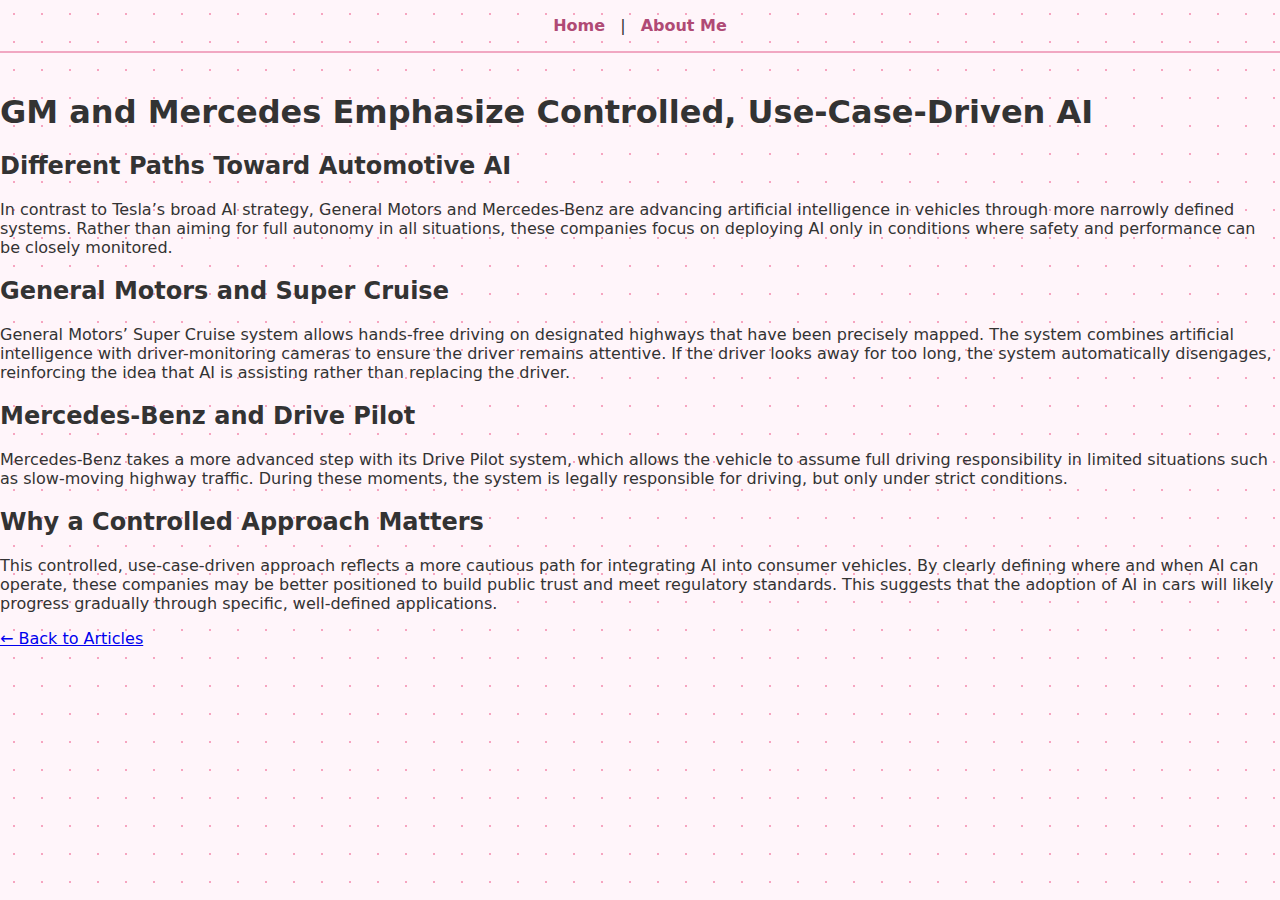
<file: gm-mercedes-controlled-use-case-ai.html>
<!DOCTYPE html>
<html lang="en">
<head>
  <meta charset="UTF-8">
  <title>GM and Mercedes Emphasize Controlled, Use-Case-Driven AI</title>
  <link rel="stylesheet" href="style.css">
</head>

<body>

  <!-- CONSISTENT NAVIGATION -->
  <nav class="top-nav">
    <a href="index.html">Home</a>
    <span> | </span>
    <a href="about.html">About Me</a>
  </nav>

  <!-- ARTICLE CARD -->
  <main class="article-card">

    <h1>GM and Mercedes Emphasize Controlled, Use-Case-Driven AI</h1>

    <h2>Different Paths Toward Automotive AI</h2>
    <p>
      In contrast to Tesla’s broad AI strategy, General Motors and Mercedes-Benz are advancing artificial intelligence in vehicles through more narrowly defined systems. Rather than aiming for full autonomy in all situations, these companies focus on deploying AI only in conditions where safety and performance can be closely monitored.
    </p>

    <h2>General Motors and Super Cruise</h2>
    <p>
      General Motors’ Super Cruise system allows hands-free driving on designated highways that have been precisely mapped. The system combines artificial intelligence with driver-monitoring cameras to ensure the driver remains attentive. If the driver looks away for too long, the system automatically disengages, reinforcing the idea that AI is assisting rather than replacing the driver.
    </p>

    <h2>Mercedes-Benz and Drive Pilot</h2>
    <p>
      Mercedes-Benz takes a more advanced step with its Drive Pilot system, which allows the vehicle to assume full driving responsibility in limited situations such as slow-moving highway traffic. During these moments, the system is legally responsible for driving, but only under strict conditions.
    </p>

    <h2>Why a Controlled Approach Matters</h2>
    <p>
      This controlled, use-case-driven approach reflects a more cautious path for integrating AI into consumer vehicles. By clearly defining where and when AI can operate, these companies may be better positioned to build public trust and meet regulatory standards. This suggests that the adoption of AI in cars will likely progress gradually through specific, well-defined applications.
    </p>

    <a class="back-link" href="index.html">← Back to Articles</a>

  </main>

</body>
</html>
</file>
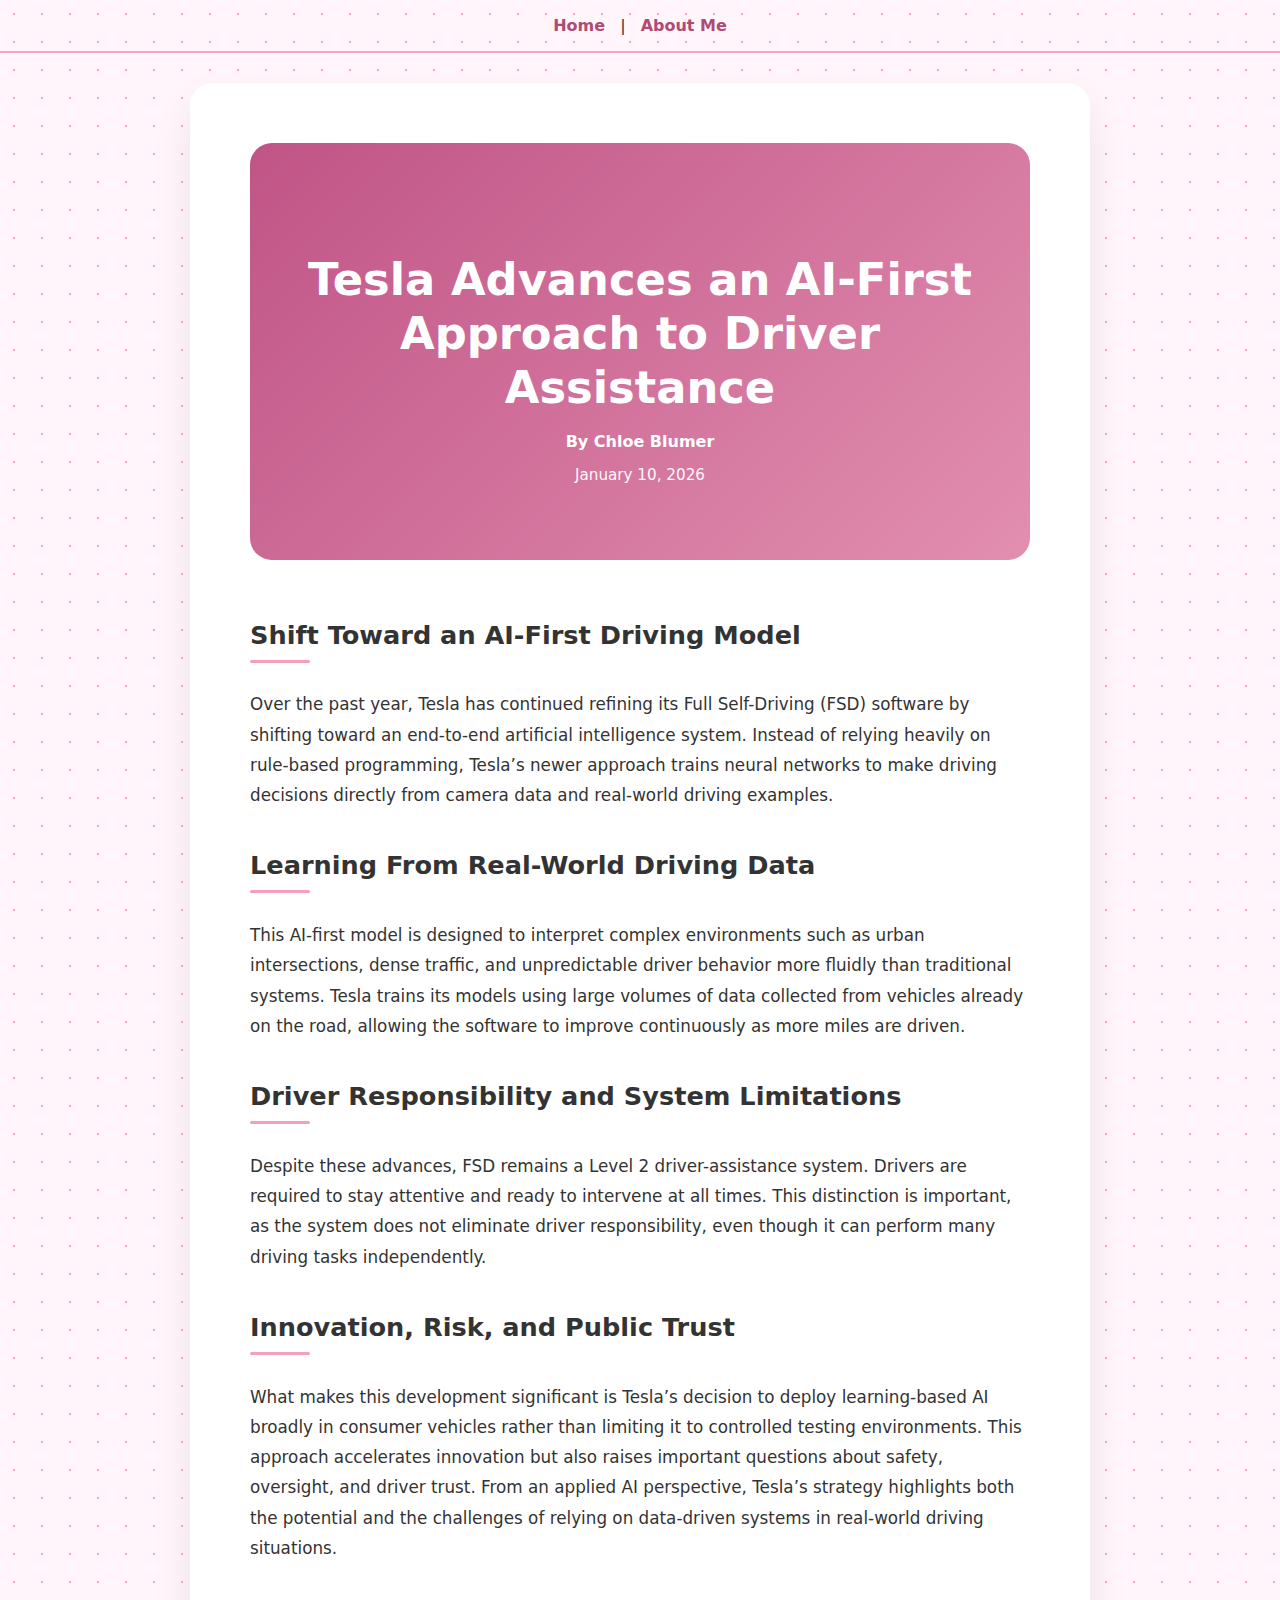
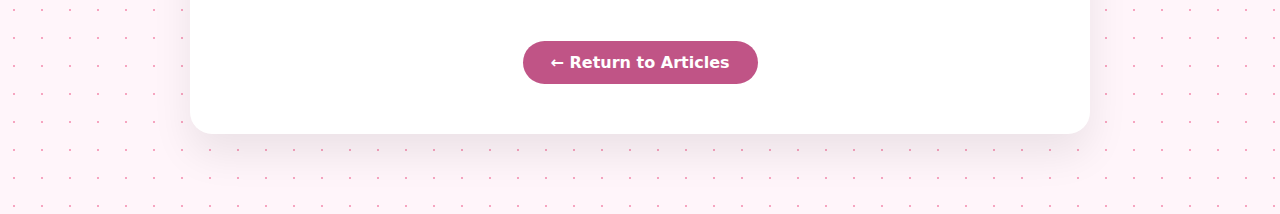
<file: tesla-advances-ai-first-driver-assistance.html>
<!DOCTYPE html>
<html lang="en">
<head>
  <meta charset="UTF-8">
  <meta name="viewport" content="width=device-width, initial-scale=1.0">
  <title>Tesla Advances an AI-First Approach to Driver Assistance</title>
  <link rel="stylesheet" href="style.css">
</head>

<body>

  <!-- NAVIGATION -->
  <nav class="top-nav" style="text-align: center; margin-bottom: 30px;">
    <a href="index.html">Home</a>
    <span> | </span>
    <a href="about.html">About Me</a>
  </nav>

  <!-- NOTEBOOK CARD -->
  <main class="notebook">

    <!-- HERO SECTION -->
    <section class="article-hero">
      <h1>Tesla Advances an AI-First Approach to Driver Assistance</h1>
      <p class="byline">By Chloe Blumer</p>
      <p class="date">January 10, 2026</p>
    </section>

    <!-- ARTICLE CONTENT -->
    <section class="article-content">

      <h2>Shift Toward an AI-First Driving Model</h2>
      <p>
        Over the past year, Tesla has continued refining its Full Self-Driving (FSD) software by shifting toward an end-to-end artificial intelligence system. Instead of relying heavily on rule-based programming, Tesla’s newer approach trains neural networks to make driving decisions directly from camera data and real-world driving examples.
      </p>

      <h2>Learning From Real-World Driving Data</h2>
      <p>
        This AI-first model is designed to interpret complex environments such as urban intersections, dense traffic, and unpredictable driver behavior more fluidly than traditional systems. Tesla trains its models using large volumes of data collected from vehicles already on the road, allowing the software to improve continuously as more miles are driven.
      </p>

      <h2>Driver Responsibility and System Limitations</h2>
      <p>
        Despite these advances, FSD remains a Level 2 driver-assistance system. Drivers are required to stay attentive and ready to intervene at all times. This distinction is important, as the system does not eliminate driver responsibility, even though it can perform many driving tasks independently.
      </p>

      <h2>Innovation, Risk, and Public Trust</h2>
      <p>
        What makes this development significant is Tesla’s decision to deploy learning-based AI broadly in consumer vehicles rather than limiting it to controlled testing environments. This approach accelerates innovation but also raises important questions about safety, oversight, and driver trust. From an applied AI perspective, Tesla’s strategy highlights both the potential and the challenges of relying on data-driven systems in real-world driving situations.
      </p>

      <div style="text-align:center;">
        <a href="index.html" class="return-button">← Return to Articles</a>
      </div>

    </section>

  </main>

</body>
</html>
</file>
<file: style.css>
/* ====== BASE RESET ====== */
* {
  box-sizing: border-box;
}

body {
  margin: 0;
  font-family: "Segoe UI", system-ui, -apple-system, BlinkMacSystemFont, sans-serif;
  color: #333;
  background-color: #fff5fa;

  /* pink polka dots */
  background-image: radial-gradient(#f6a5c0 1.5px, transparent 1.5px);
  background-size: 28px 28px;
}

/* ====== NAV ====== */
.top-nav {
  text-align: center;
  padding: 16px 0;
  border-bottom: 2px solid #f1a7c2;
  margin-bottom: 40px;
}

.top-nav a {
  color: #b04a75;
  text-decoration: none;
  font-weight: 600;
  margin: 0 10px;
}

.top-nav a:hover {
  text-decoration: underline;
}

/* ====== MAIN NOTEBOOK CARD ====== */
.notebook {
  max-width: 900px;
  margin: 0 auto 80px;
  background: #ffffff;
  border-radius: 22px;
  padding: 60px 60px 50px;
  box-shadow: 0 20px 40px rgba(0, 0, 0, 0.08);
}

/* ====== TITLE + NAME ====== */
header {
  background: linear-gradient(135deg, #c05486, #e28fb0);
  padding: 50px 30px 40px;
  border-radius: 18px;
  margin-bottom: 45px;
}

header h1 {
  text-align: center;
  font-size: 3rem;
  margin-bottom: 10px;
  color: #ffffff;
}

.byline {
  text-align: center;
  font-weight: 600;
  color: #ffffff;
  margin-bottom: 0;
}

/* ====== INTRO ====== */
.intro {
  font-size: 1.05rem;
  line-height: 1.7;
  margin-bottom: 50px;
}

/* ====== ARTICLES ====== */
.articles h2 {
  font-size: 1.8rem;
  color: #b04a75;
  margin-bottom: 25px;
}

/* remove default list look */
.post-list {
  list-style: none;
  padding: 0;
  margin: 0;
}

/* ====== ARTICLE LIST ITEMS ====== */
.post-list li {
  margin-bottom: 22px;
}

/* ====== ARTICLE CARDS ====== */
.post-card {
  display: flex;
  flex-direction: column;
  justify-content: center;

  background: #ffffff;
  padding: 22px 26px;
  border-radius: 16px;
  text-decoration: none;
  border-left: 6px solid #f3a0be;
  box-shadow: 0 10px 20px rgba(0, 0, 0, 0.08);

  min-height: 110px;

  transition: transform 0.2s ease, box-shadow 0.2s ease;
}

.post-card h3 {
  margin: 0 0 6px;
  color: #b04a75;
  font-size: 1.15rem;
}

.post-card .date {
  color: #777;
  font-size: 0.9rem;
}

.post-card:hover {
  transform: translateY(-4px);
  box-shadow: 0 16px 30px rgba(0, 0, 0, 0.12);
}

/* ============================= */
/* FIX: FORCE ALL ARTICLE CARDS TO SAME HEIGHT */
/* ============================= */

.post-card {
  display: flex;
  flex-direction: column;
  justify-content: center;

  height: 110px;
  padding: 22px 26px;

  background: #ffffff;
  border-radius: 16px;
  text-decoration: none;
  border-left: 6px solid #f3a0be;
  box-shadow: 0 10px 20px rgba(0, 0, 0, 0.08);

  transition: transform 0.2s ease, box-shadow 0.2s ease;
}

.post-card h2,
.post-card h3 {
  margin: 0 0 6px 0;
  font-size: 1.15rem;
  line-height: 1.3;
  color: #b04a75;
}

.post-card p,
.post-card span {
  margin: 0;
  font-size: 0.9rem;
  color: #777;
}

.post-card:hover {
  transform: translateY(-4px);
  box-shadow: 0 16px 30px rgba(0, 0, 0, 0.12);
}

/* ============================= */
/* 🩷 ARTICLE PAGE HERO SECTION */
/* ============================= */

.article-hero {
  background: linear-gradient(135deg, #c05486, #e28fb0);
  padding: 80px 40px 60px;
  border-radius: 22px;
  text-align: center;
  margin-bottom: 60px;
}

.article-hero h1 {
  color: #ffffff;
  font-size: 2.8rem;
  margin-bottom: 18px;
  line-height: 1.2;
}

.article-hero .byline {
  color: #ffffff;
  font-weight: 600;
  margin-bottom: 6px;
}

.article-hero .date {
  color: #ffffff;
  opacity: 0.95;
  font-size: 0.95rem;
}

/* ============================= */
/* ARTICLE CONTENT */
/* ============================= */

.article-content h2 {
  font-size: 1.6rem;
  margin-top: 40px;
  margin-bottom: 16px;
  color: #333;
}

.article-content p {
  line-height: 1.8;
  margin-bottom: 18px;
  font-size: 1.05rem;
}

/* ============================= */
/* 🩷 RETURN BUTTON */
/* ============================= */

.return-button {
  display: inline-block;
  margin-top: 60px;
  padding: 12px 28px;
  background-color: #c05486;
  color: #ffffff;
  text-decoration: none;
  border-radius: 25px;
  font-weight: 600;
  transition: all 0.25s ease;
}

.return-button:hover {
  background-color: #a8476e;
  transform: translateY(-2px);
}
/* HERO IMAGE FOR LIABILITY ARTICLE */

.hero-image {
  margin-top: 40px;
}

.hero-image img {
  width: 100%;
  border-radius: 18px;
  box-shadow: 0 10px 25px rgba(0, 0, 0, 0.08);
}
/* SECTION DIVIDER */

.article-content h2 {
  position: relative;
  padding-bottom: 10px;
}

.article-content h2::after {
  content: "";
  display: block;
  width: 60px;
  height: 3px;
  background: #f3a0be;
  margin-top: 10px;
  border-radius: 2px;
}
/* ============================= */
/* INLINE ARTICLE IMAGE FIX */
/* ============================= */

.inline-image {
  display: block;
  width: 85%;
  max-width: 750px;
  margin: 50px auto 10px auto;
  border-radius: 18px;
  box-shadow: 0 10px 25px rgba(0, 0, 0, 0.08);
}

.image-caption {
  text-align: center;
  font-size: 0.9rem;
  color: #777;
  margin-bottom: 40px;
  max-width: 750px;
  margin-left: auto;
  margin-right: auto;
}
/* ============================= */
/* SOURCES CARD (FINAL ARTICLE) */
/* ============================= */

.sources-card {
  display: flex;
  flex-direction: column;
  justify-content: center;

  height: 110px;
  padding: 22px 26px;

  background: #fff0f6;
  border-radius: 16px;
  text-decoration: none;
  border-left: 6px solid #c05486;
  box-shadow: 0 10px 20px rgba(0, 0, 0, 0.08);

  transition: transform 0.2s ease, box-shadow 0.2s ease;
}

.sources-card h3 {
  margin: 0 0 6px;
  color: #c05486;
  font-size: 1.15rem;
}

.sources-card .date {
  color: #777;
  font-size: 0.9rem;
}

.sources-card:hover {
  transform: translateY(-4px);
  box-shadow: 0 16px 30px rgba(0, 0, 0, 0.12);
}
</file>
